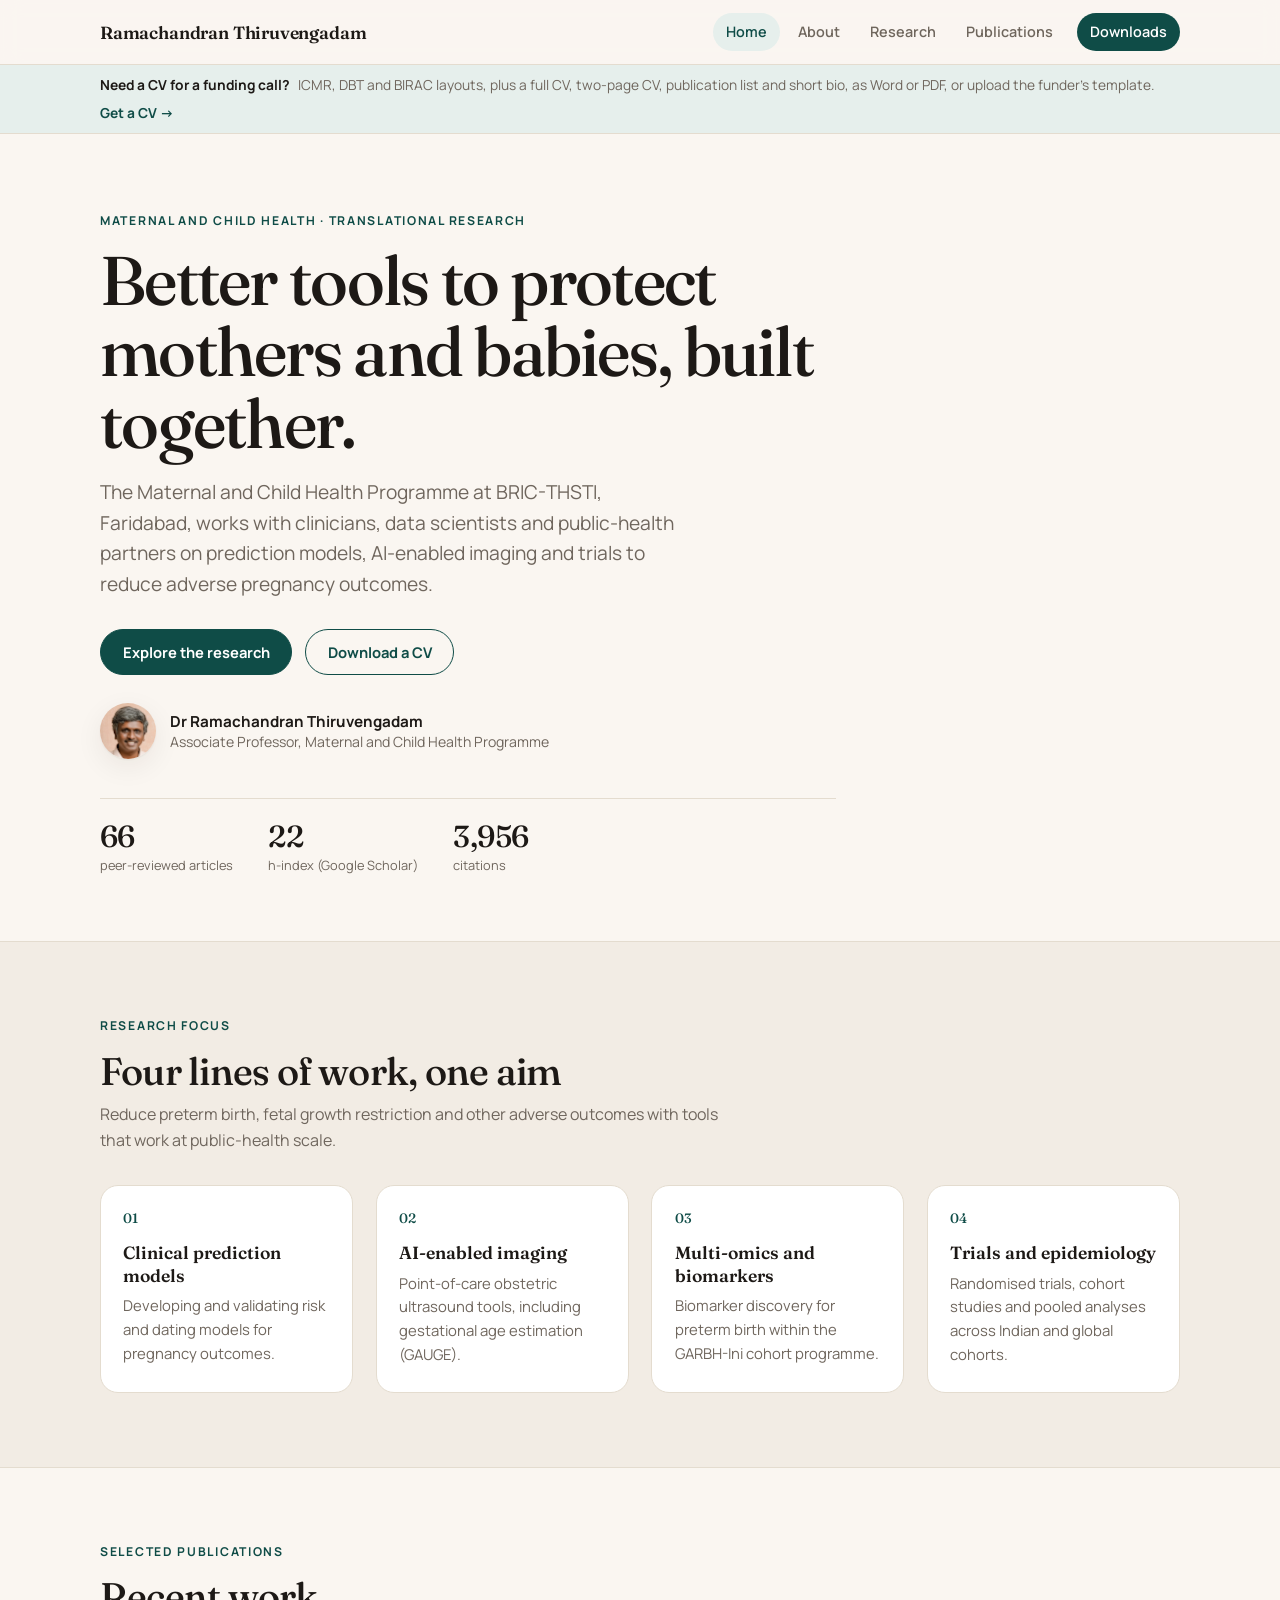
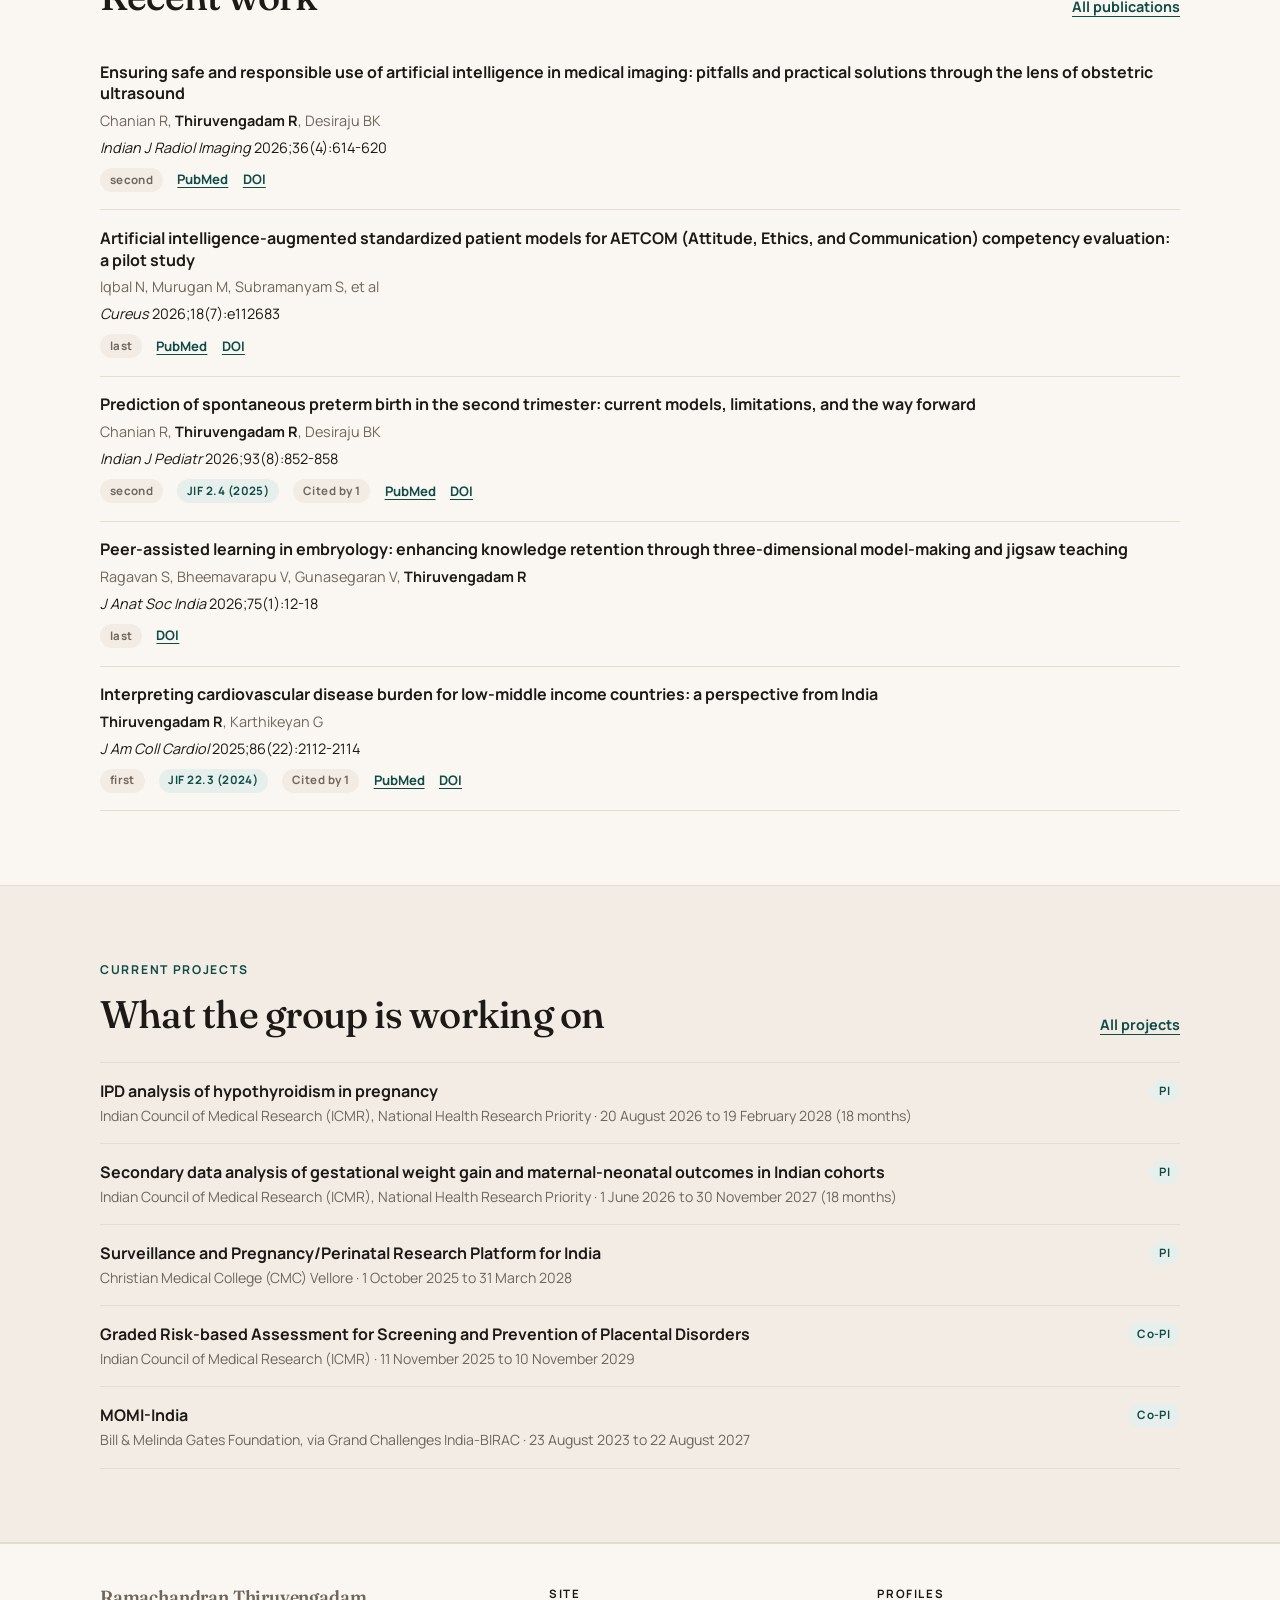
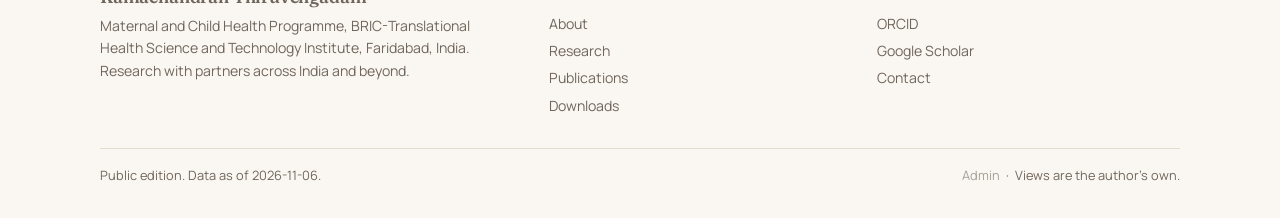
<file: index.html>
<!doctype html>
<html lang="en"><head>
<title>Ramachandran Thiruvengadam | Maternal and child health research</title>
<meta name="description" content="Dr Ramachandran Thiruvengadam: physician-scientist and Associate Professor at BRIC-THSTI working on prediction models, AI-enabled imaging and trials to reduce adverse pregnancy outcomes.">
<meta property="og:title" content="Ramachandran Thiruvengadam"><meta property="og:image" content="portrait.jpg">
<meta charset="utf-8">
<meta name="viewport" content="width=device-width, initial-scale=1">
<link rel="preconnect" href="https://fonts.googleapis.com">
<link rel="preconnect" href="https://fonts.gstatic.com" crossorigin>
<link href="https://fonts.googleapis.com/css2?family=Fraunces:opsz,wght@9..144,400;9..144,500;9..144,600&family=Manrope:wght@400;500;600;700&display=swap" rel="stylesheet">
<link rel="stylesheet" href="site.css">
<style>
.strip{background:var(--tint);border-bottom:1px solid var(--rule)}
.strip .wrap{display:flex;align-items:center;justify-content:space-between;gap:.4rem 1.2rem;flex-wrap:wrap;padding-top:.55rem;padding-bottom:.55rem;font-size:.86rem}
.strip p{margin:0;color:var(--muted)}.strip b{color:var(--ink);font-weight:700;margin-right:.5rem}
.strip a{font-weight:700;color:var(--accent);text-decoration:none;white-space:nowrap}.strip a:hover{text-decoration:underline;text-underline-offset:4px}
@media(max-width:40rem){.strip .band-t{display:none}}
.hero{padding:clamp(2.2rem,6vw,5rem) 0 clamp(2.4rem,5vw,4.4rem)}
.hero .wrap{display:grid;gap:2.4rem;align-items:center}
.hero .wrap>div{max-width:46rem}
.stats{display:flex;gap:2.2rem;flex-wrap:wrap;margin:2.4rem 0 0;padding-top:1.4rem;border-top:1px solid var(--rule)}
.stat b{display:block;font:500 1.9rem/1 var(--serif);letter-spacing:-.02em}.stat span{font-size:.8rem;color:var(--muted)}
.byline{display:flex;align-items:center;gap:.9rem;margin:1.8rem 0 0}.byline img{width:56px;height:56px;border-radius:50%;object-fit:cover;object-position:50% 18%;box-shadow:var(--shadow);flex:none}.byline p{margin:0;font-size:.88rem;line-height:1.4;color:var(--muted)}.byline b{display:block;color:var(--ink);font-size:.95rem}
.proj{display:flex;gap:1rem;justify-content:space-between;align-items:flex-start;padding:1rem 0;border-bottom:1px solid var(--rule)}
.proj:first-child{border-top:1px solid var(--rule)}.proj .s{color:var(--muted);font-size:.88rem}
.head2{display:flex;justify-content:space-between;align-items:end;gap:1rem;flex-wrap:wrap;margin-bottom:1.6rem}.head2 h2{margin:0}
.more{font-weight:700;font-size:.9rem;color:var(--accent);text-underline-offset:4px}
</style></head>
<body><header id="hdr"></header>
<div class="strip"><div class="wrap"><p><b data-t="band_title">Need a CV for a funding call?</b><span class="band-t" data-t="band_text">ICMR, DBT and BIRAC layouts, plus a full CV, two-page CV, publication list and short bio, as Word or PDF, or upload the funder’s template.</span></p><a href="cv.html">Get a CV &rarr;</a></div></div>
<main id="main">
<section class="hero"><div class="wrap">
  <div>
    <p class="eyebrow" data-t="hero_eyebrow">Maternal and child health · Translational research</p>
    <h1 data-t="hero_title">Better tools to protect mothers and babies, built together.</h1>
    <p class="lede" data-t="hero_lede">The Maternal and Child Health Programme at BRIC-THSTI, Faridabad, works with clinicians, data scientists and public-health partners on prediction models, AI-enabled imaging and trials to reduce adverse pregnancy outcomes.</p>
    <div class="btns"><a class="btn" href="research.html">Explore the research</a><a class="btn ghost" href="cv.html">Download a CV</a></div>
    <div class="byline"><img src="portrait.jpg" alt="Dr Ramachandran Thiruvengadam" width="56" height="56"><p><b>Dr Ramachandran Thiruvengadam</b>Associate Professor, Maternal and Child Health Programme</p></div>
    <div class="stats" aria-label="Publication metrics">
      <div class="stat"><b id="s-pubs">66</b><span>peer-reviewed articles</span></div>
      <div class="stat"><b id="s-h">22</b><span>h-index (Google Scholar)</span></div>
      <div class="stat"><b id="s-c">3,956</b><span>citations</span></div>
    </div>
  </div>
</div></section>

<section class="alt"><div class="wrap">
  <p class="eyebrow">Research focus</p><h2 data-t="focus_title">Four lines of work, one aim</h2>
  <p class="sec-sub" data-t="focus_sub">Reduce preterm birth, fetal growth restriction and other adverse outcomes with tools that work at public-health scale.</p>
  <div class="grid g4" id="themes">
    <div class="theme"><span class="ix">01</span><h3>Clinical prediction models</h3><p>Developing and validating risk and dating models for pregnancy outcomes.</p></div>
    <div class="theme"><span class="ix">02</span><h3>AI-enabled imaging</h3><p>Point-of-care obstetric ultrasound tools, including gestational age estimation (GAUGE).</p></div>
    <div class="theme"><span class="ix">03</span><h3>Multi-omics and biomarkers</h3><p>Biomarker discovery for preterm birth within the GARBH-Ini cohort programme.</p></div>
    <div class="theme"><span class="ix">04</span><h3>Trials and epidemiology</h3><p>Randomised trials, cohort studies and pooled analyses across Indian and global cohorts.</p></div>
  </div>
</div></section>

<section><div class="wrap">
  <div class="head2"><div><p class="eyebrow">Selected publications</p><h2>Recent work</h2></div><a class="more" href="publications.html">All publications</a></div>
  <div id="pubs"></div>
</div></section>

<section class="alt"><div class="wrap">
  <div class="head2"><div><p class="eyebrow">Current projects</p><h2>What the group is working on</h2></div><a class="more" href="research.html#projects">All projects</a></div>
  <div id="proj"></div>
</div></section>

</main>
<footer id="ftr"></footer>
<script src="site.js"></script>
<script>
CV.data().then((d) => {
  if (!d) return;
  document.getElementById('s-pubs').textContent = d.PUBS.length;
  if (d.BIBLIO) { document.getElementById('s-h').textContent = String(d.BIBLIO.h_index).split(' ')[0]; document.getElementById('s-c').textContent = String(d.BIBLIO.citations).split(' ')[0]; }
  const pick = d.PUBS.filter((p) => ['first', 'corresponding', 'last', 'second'].includes(p[7])).slice(0, 5);
  document.getElementById('themes').innerHTML = d.SITE.themes.map((t, i) => '<div class="theme"><span class="ix">0' + (i + 1) + '</span><h3>' + CV.esc(t[0]) + '</h3><p>' + CV.esc(t[1]) + '</p></div>').join('');
  document.getElementById('pubs').innerHTML = pick.map(CV.pubHtml).join('');
  document.getElementById('proj').innerHTML = d.GRANTS_ONGOING.slice(0, 5).map((g) => '<div class="proj"><div><div style="font-weight:700">' + CV.esc(g[0].split(':')[0].split(' (')[0]) + '</div><div class="s">' + CV.esc(g[1]) + ' · ' + CV.esc(g[3]) + '</div></div><span class="chip">' + CV.esc(g[2].split(' (')[0]) + '</span></div>').join('');
});
</script></body></html>
</file>
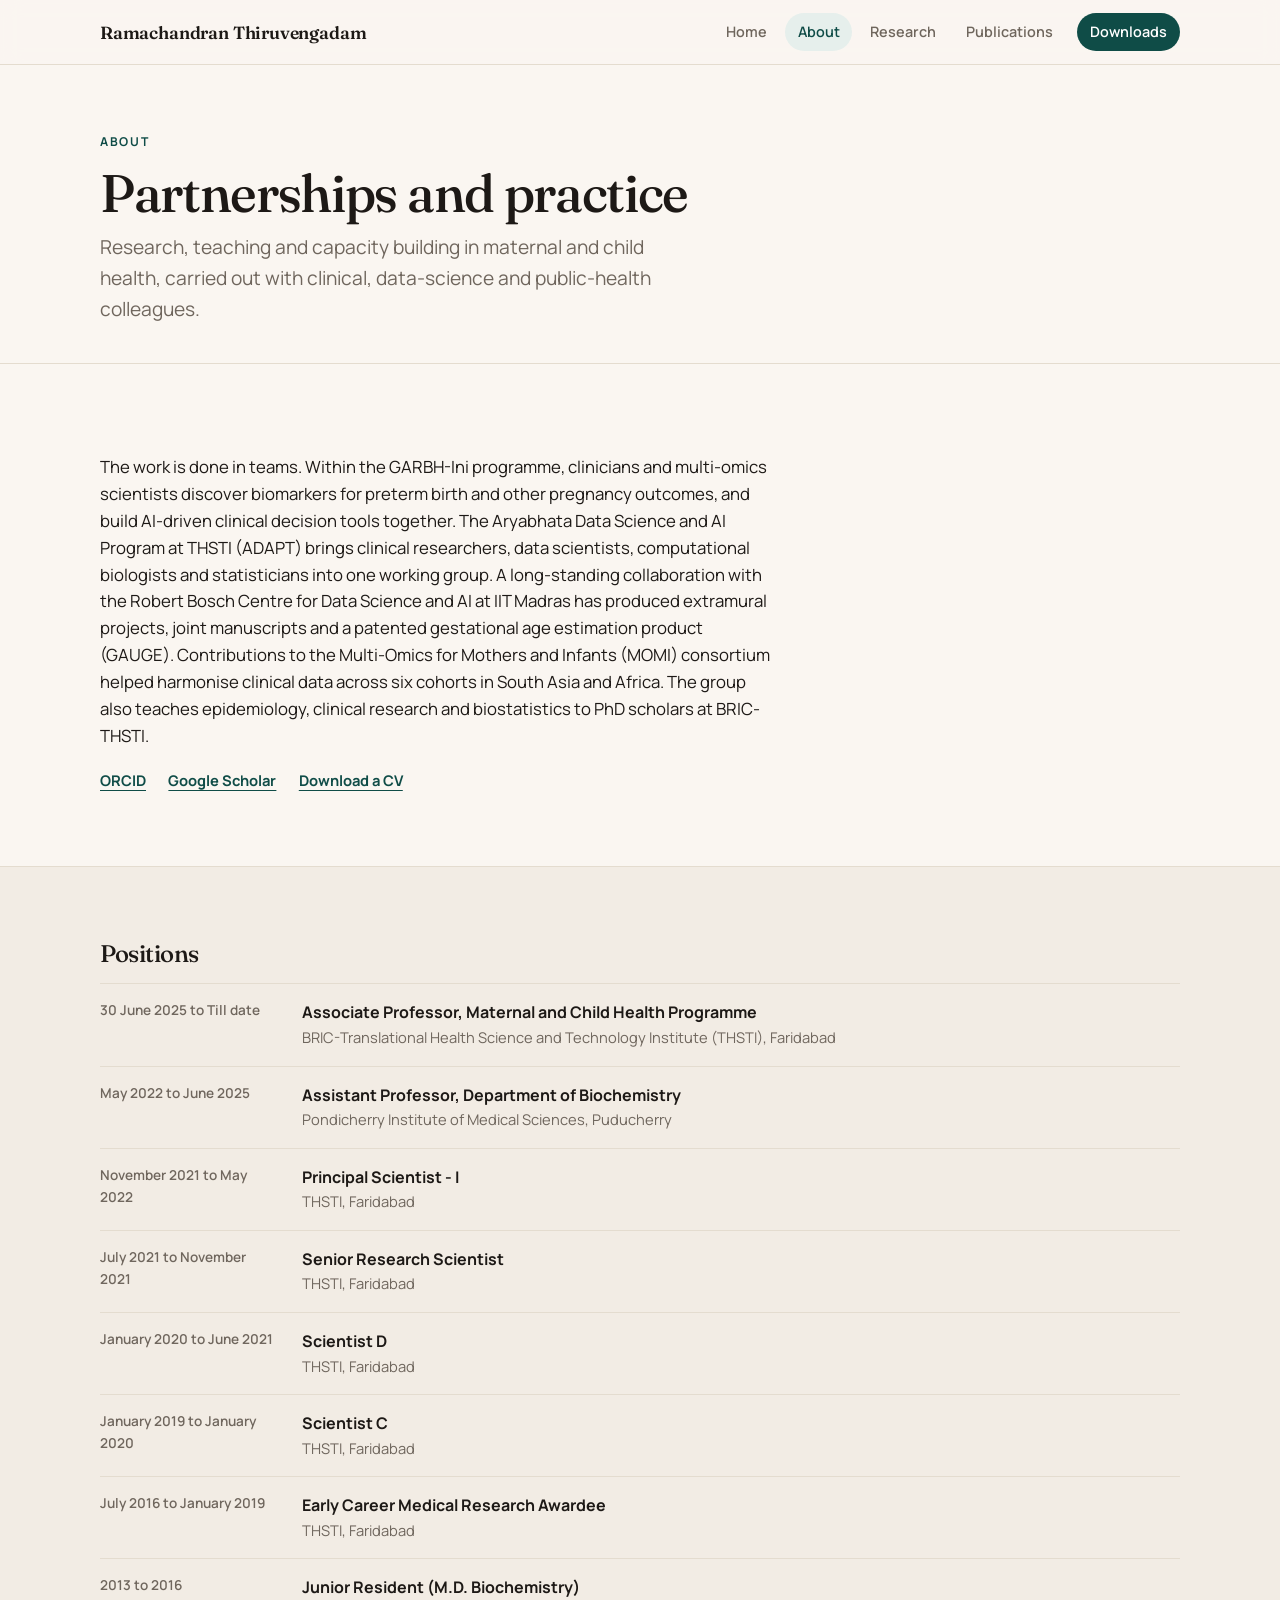
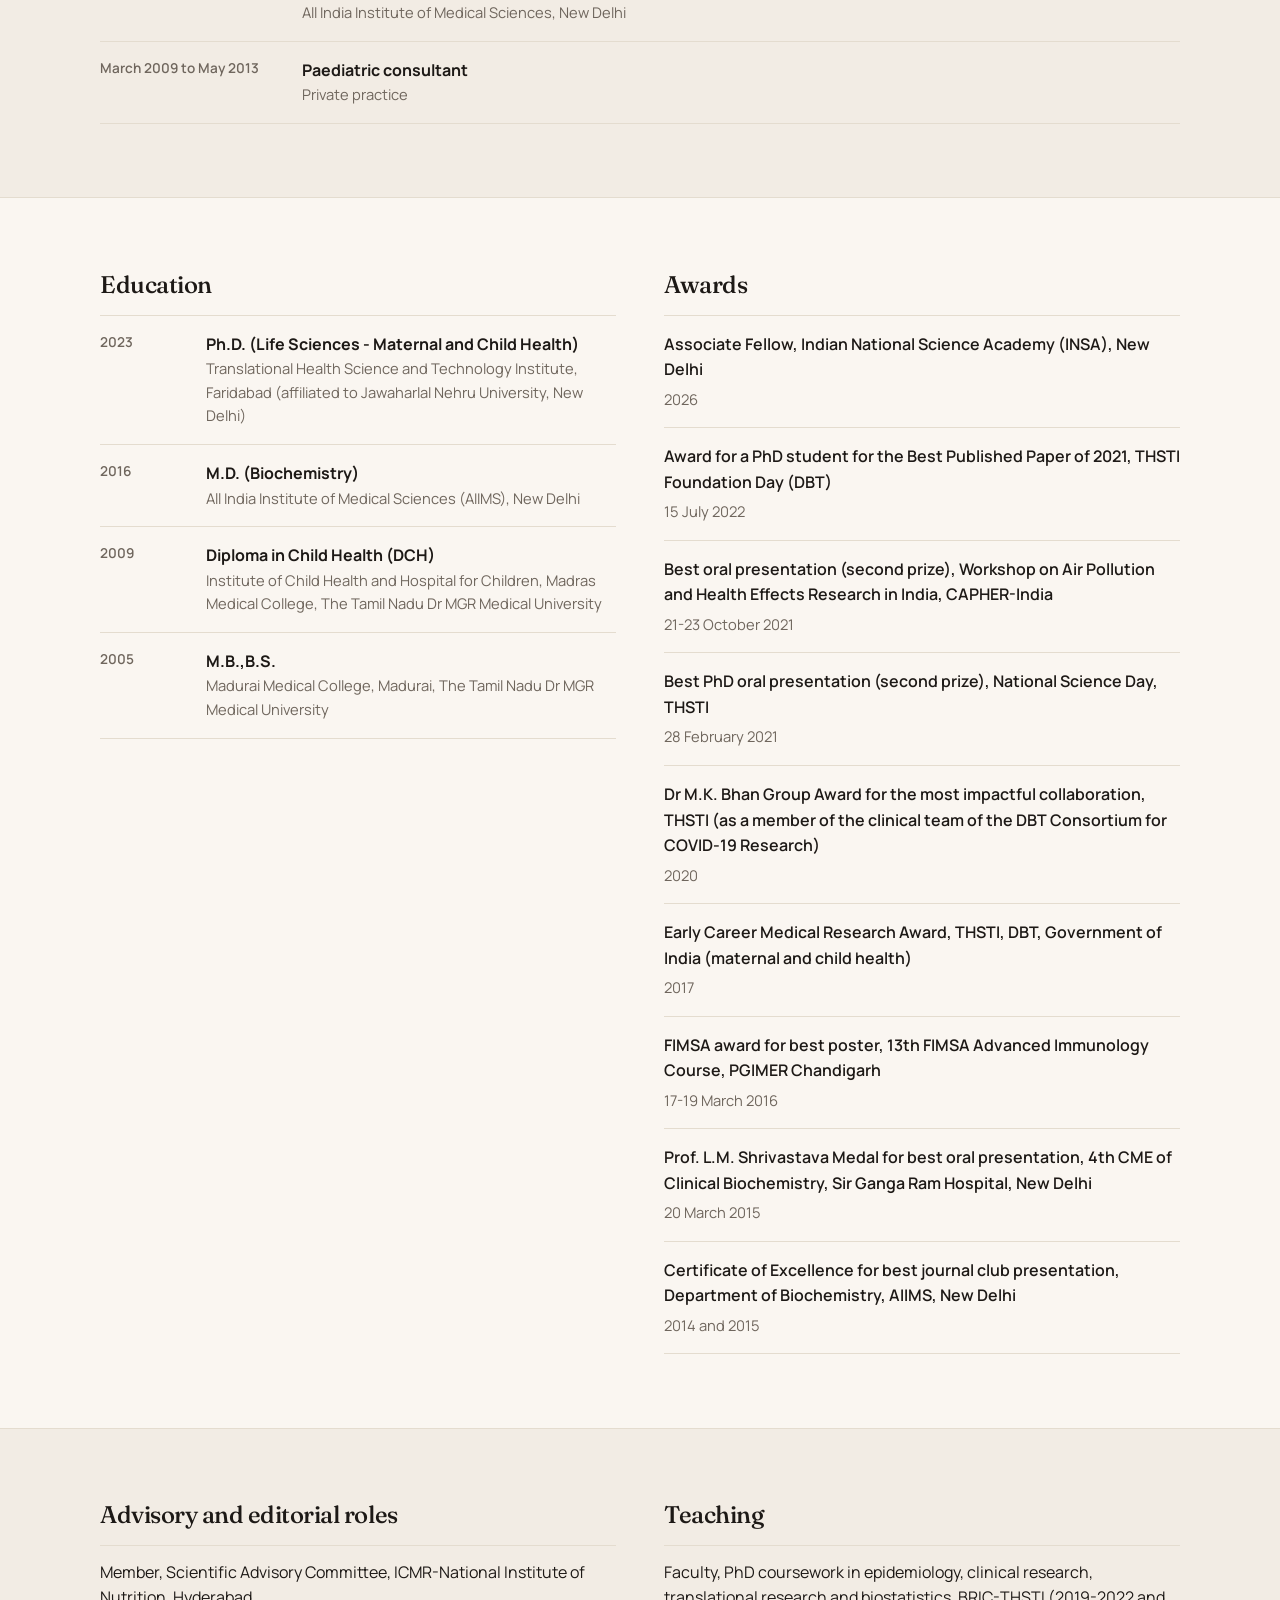
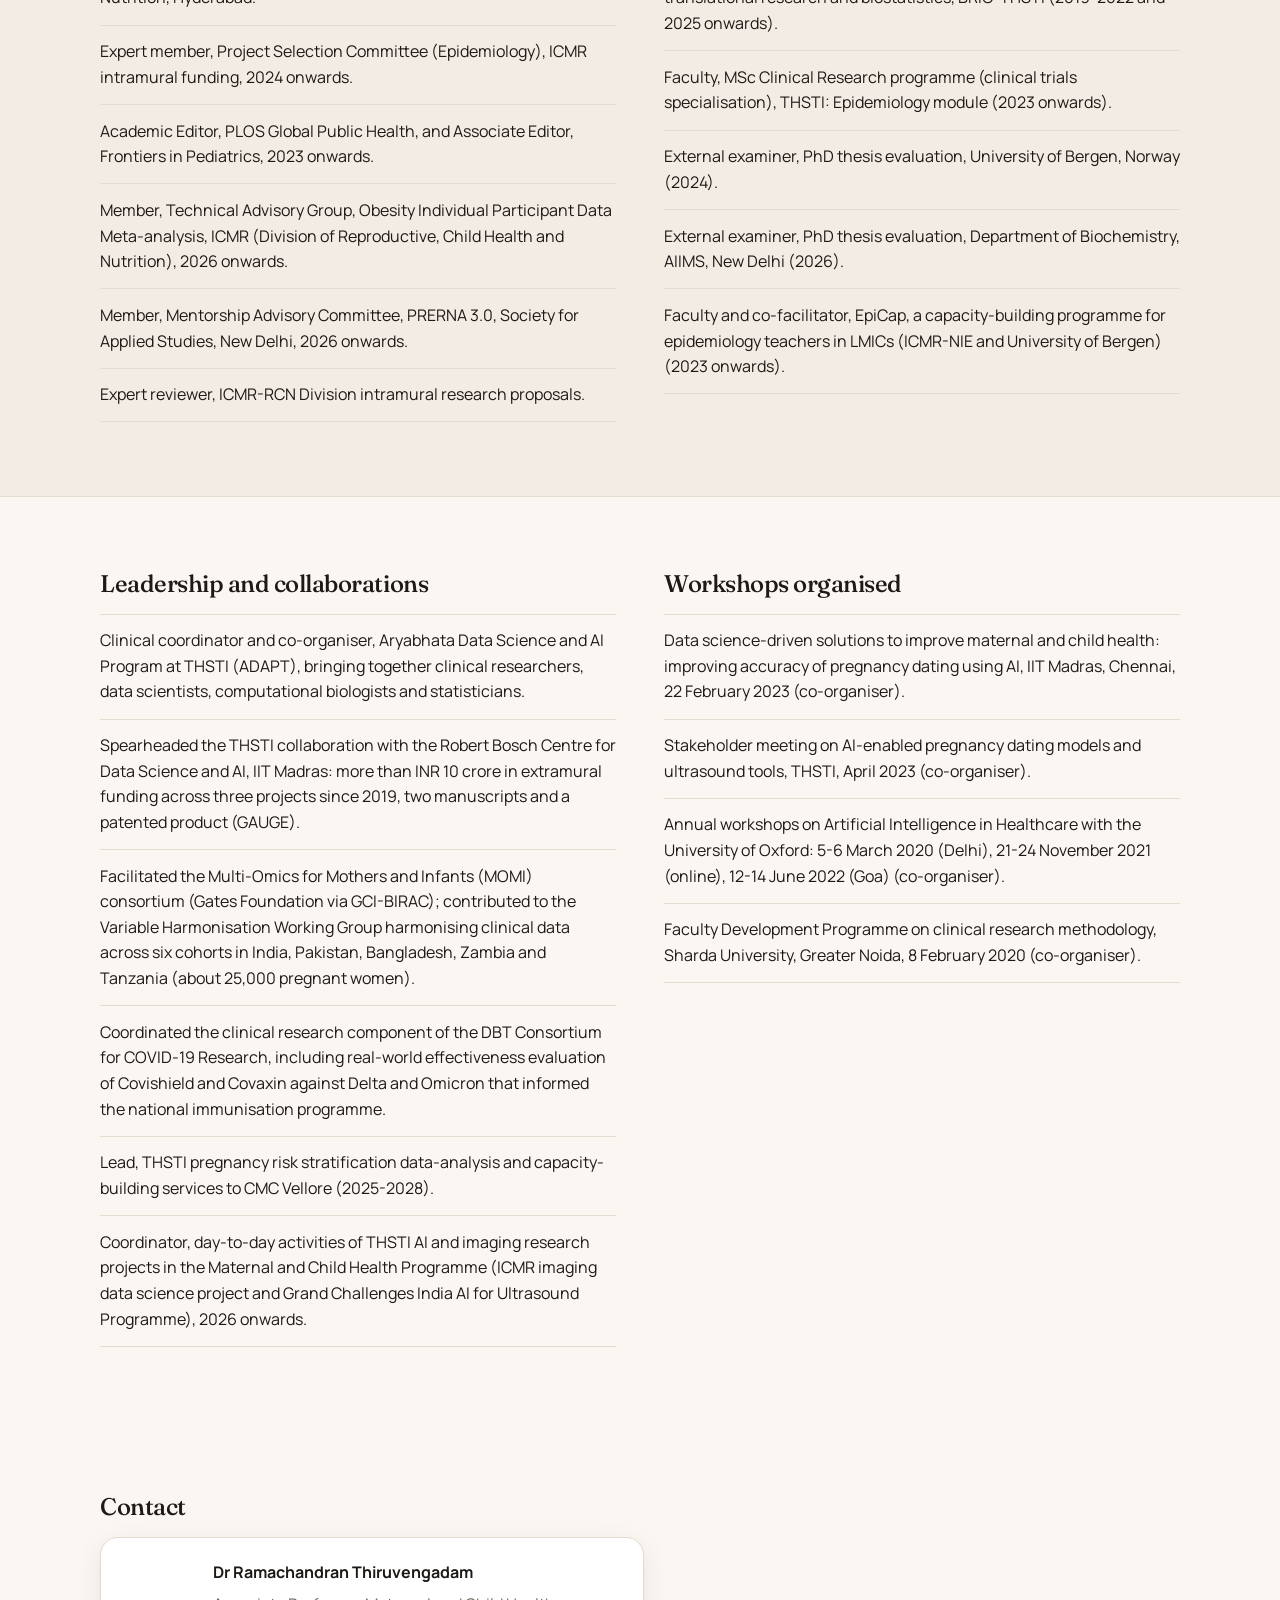
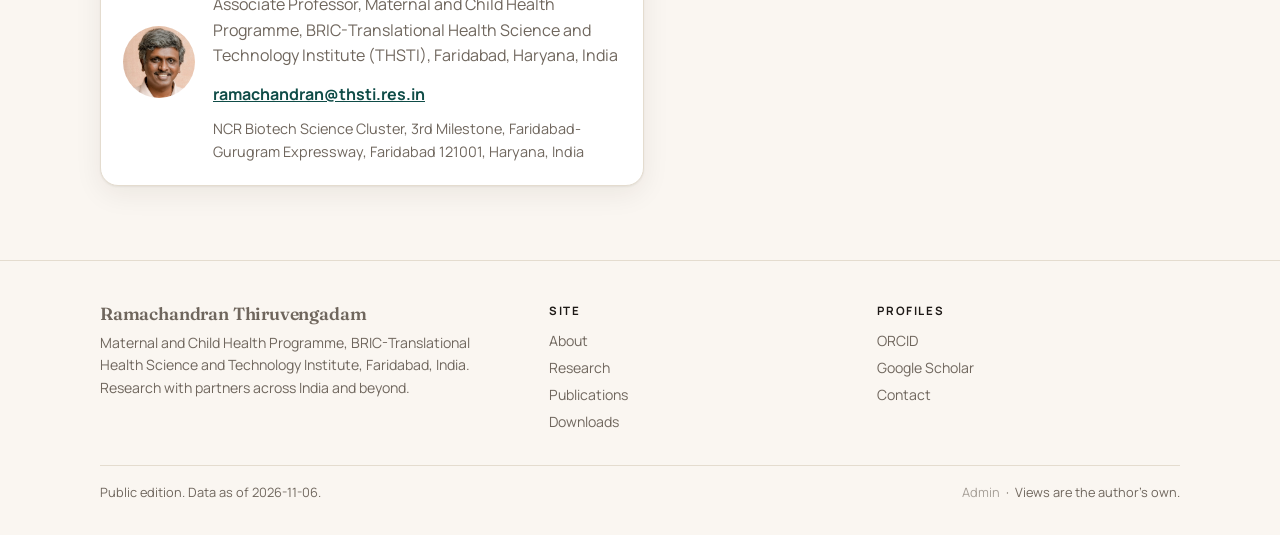
<file: about.html>
<!doctype html>
<html lang="en"><head>
<title>About | Ramachandran Thiruvengadam</title>
<meta name="description" content="Biography, positions, education, awards, advisory roles and teaching of Dr Ramachandran Thiruvengadam.">
<meta charset="utf-8">
<meta name="viewport" content="width=device-width, initial-scale=1">
<link rel="preconnect" href="https://fonts.googleapis.com">
<link rel="preconnect" href="https://fonts.gstatic.com" crossorigin>
<link href="https://fonts.googleapis.com/css2?family=Fraunces:opsz,wght@9..144,400;9..144,500;9..144,600&family=Manrope:wght@400;500;600;700&display=swap" rel="stylesheet">
<link rel="stylesheet" href="site.css">
<style>
.intro{display:block}
.ph{margin:0}.ph img{display:block;width:100%;aspect-ratio:1/1.08;object-fit:cover;object-position:50% 25%;border-radius:22px;box-shadow:var(--shadow)}
.intro p{font-size:1.05rem;max-width:42rem}
.links{display:flex;gap:1.4rem;flex-wrap:wrap;font-weight:700;font-size:.92rem;margin-top:1.2rem}.links a{color:var(--accent);text-underline-offset:4px}
h2.sm{font-size:1.5rem;margin:0 0 1rem}
ul.plain{margin:0;padding:0;list-style:none;border-top:1px solid var(--rule)}ul.plain li{padding:.85rem 0;border-bottom:1px solid var(--rule)}
</style></head>
<body><header id="hdr"></header>
<main id="main">
<div class="pagehead"><div class="wrap"><p class="eyebrow">About</p><h1 data-t="about_title">Partnerships and practice</h1><p class="lede" data-t="about_lede">Research, teaching and capacity building in maternal and child health, carried out with clinical, data-science and public-health colleagues.</p></div></div>
<section><div class="wrap intro">
  <div><p id="bio" data-t="about_bio"></p><div class="links"><a id="l-orcid" href="#" rel="noopener">ORCID</a><a id="l-scholar" href="#" rel="noopener">Google Scholar</a><a href="cv.html">Download a CV</a></div></div>
</div></section>
<section class="alt"><div class="wrap"><h2 class="sm">Positions</h2><ul class="rule-list" id="pos"></ul></div></section>
<section><div class="wrap grid g2" style="gap:3rem">
  <div><h2 class="sm">Education</h2><ul class="rule-list" id="edu"></ul></div>
  <div><h2 class="sm">Awards</h2><ul class="rule-list" id="awd"></ul></div>
</div></section>
<section class="alt"><div class="wrap grid g2" style="gap:3rem">
  <div><h2 class="sm">Advisory and editorial roles</h2><ul class="plain" id="roles"></ul></div>
  <div><h2 class="sm">Teaching</h2><ul class="plain" id="teach"></ul></div>
</div></section>
<section><div class="wrap grid g2" style="gap:3rem">
  <div><h2 class="sm">Leadership and collaborations</h2><ul class="plain" id="lead"></ul></div>
  <div><h2 class="sm">Workshops organised</h2><ul class="plain" id="work"></ul></div>
</div></section>
<section id="contact"><div class="wrap"><h2 class="sm">Contact</h2>
  <div class="card" style="max-width:34rem;display:flex;gap:1.1rem;align-items:center"><img src="portrait.jpg" alt="Dr Ramachandran Thiruvengadam" width="72" height="72" style="width:72px;height:72px;border-radius:50%;object-fit:cover;object-position:50% 18%;flex:none"><div><p style="margin:0 0 .4rem;font-weight:700" id="c-name"></p><p style="margin:0;color:var(--muted)" id="c-inst"></p><p style="margin:.8rem 0 0"><a id="c-mail" href="#" style="color:var(--accent);font-weight:700"></a></p><p style="margin:.6rem 0 0;color:var(--muted);font-size:.9rem" id="c-addr"></p></div></div>
</div></section>
</main>
<footer id="ftr"></footer>
<script src="site.js"></script>
<script>
CV.data().then((d) => {
  if (!d) return; const e = CV.esc, P = d.PERSON;
  document.getElementById('l-orcid').href = 'https://orcid.org/' + P.orcid; document.getElementById('l-scholar').href = P.scholar;
  const row = (k, t, s) => '<li class="row"><div class="k">' + e(k) + '</div><div><div class="t">' + e(t) + '</div>' + (s ? '<div class="s">' + e(s) + '</div>' : '') + '</div></li>';
  document.getElementById('pos').innerHTML = d.POSITIONS.map((p) => row(p[2] + ' to ' + p[3], p[1], p[0])).join('');
  document.getElementById('edu').innerHTML = d.EDUCATION.map((p) => row(p[2], p[1], p[0]).replace('class="row"', 'class="row" style="grid-template-columns:5rem 1fr"')).join('');
  document.getElementById('awd').innerHTML = d.AWARDS.map((a) => '<li><div class="t" style="font-weight:600">' + e(a[0]) + '</div><div class="s">' + e(a[1]) + '</div></li>').join('');
  const list = (id, arr) => document.getElementById(id).innerHTML = arr.map((x) => '<li>' + e(x) + '</li>').join('');
  list('roles', d.ROLES); list('teach', d.TEACHING); list('lead', d.LEADERSHIP); list('work', d.WORKSHOPS);
  document.getElementById('c-name').textContent = P.name; document.getElementById('c-inst').textContent = P.position + ', ' + P.institute;
  const m = document.getElementById('c-mail'); m.textContent = P.email; m.href = 'mailto:' + P.email; document.getElementById('c-addr').textContent = P.address;
});
</script></body></html>
</file>
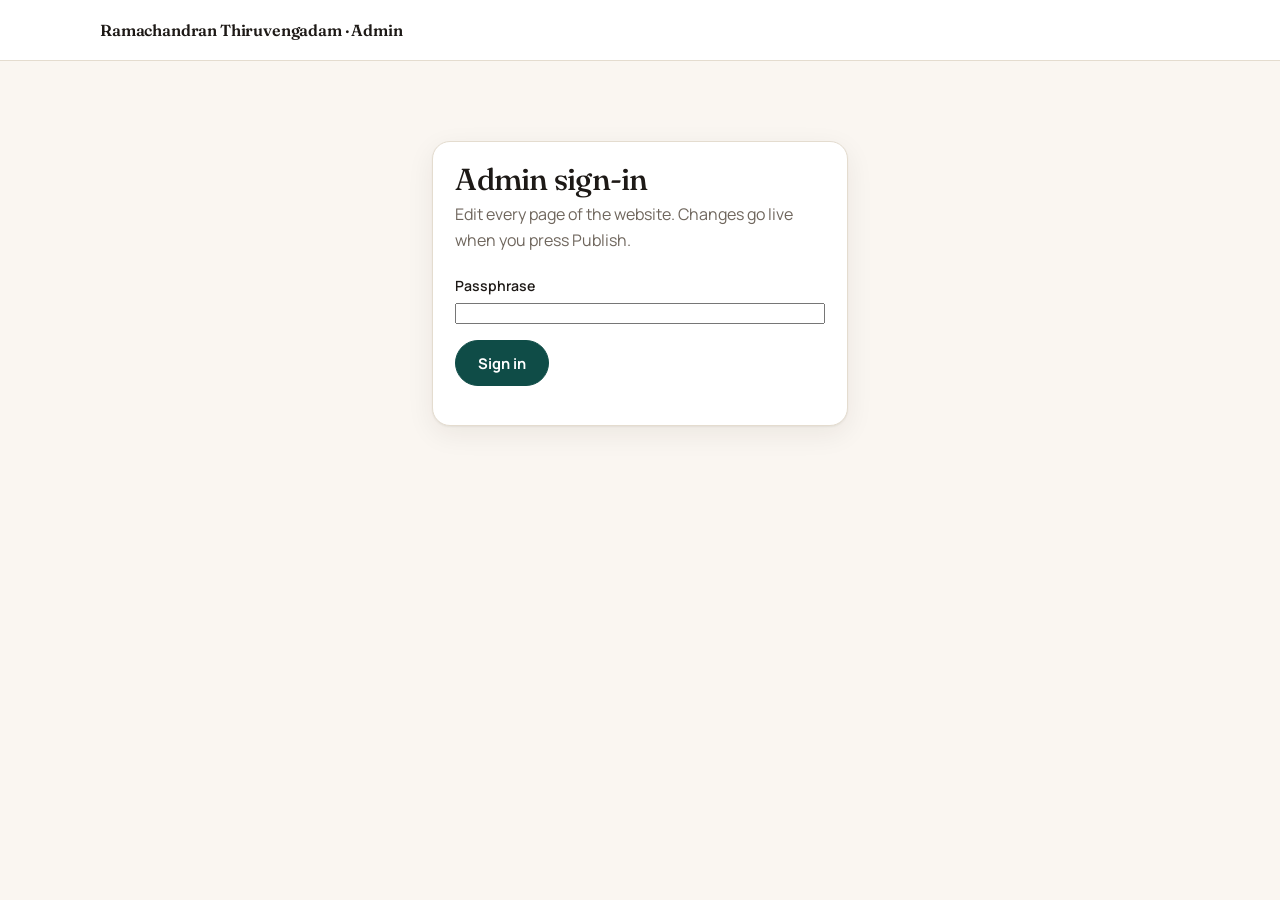
<file: admin.html>
<!doctype html>
<html lang="en"><head>
<title>Admin | Ramachandran Thiruvengadam</title>
<meta name="robots" content="noindex, nofollow">
<meta charset="utf-8">
<meta name="viewport" content="width=device-width, initial-scale=1">
<link rel="preconnect" href="https://fonts.googleapis.com">
<link rel="preconnect" href="https://fonts.gstatic.com" crossorigin>
<link href="https://fonts.googleapis.com/css2?family=Fraunces:opsz,wght@9..144,400;9..144,500;9..144,600&family=Manrope:wght@400;500;600;700&display=swap" rel="stylesheet">
<link rel="stylesheet" href="site.css">
<style>
body{padding-bottom:5rem}
.abar{border-bottom:1px solid var(--rule);background:var(--surface)}
.abar .wrap{display:flex;align-items:center;justify-content:space-between;gap:1rem;height:60px}
.abar .mark{font-size:1rem}.abar .r{display:flex;gap:.5rem;align-items:center}
.login{max-width:26rem;margin:5rem auto}
.login input{width:100%;margin:.3rem 0 1rem}
.layout{display:grid;gap:1.4rem;margin-top:1.6rem}
@media(min-width:62rem){.layout{grid-template-columns:14rem 1fr;gap:2.4rem;align-items:start}.side{position:sticky;top:20px}}
.side{display:flex;gap:.3rem;overflow-x:auto;padding-bottom:.4rem}
@media(min-width:62rem){.side{flex-direction:column;overflow:visible}}
.side button{font:600 .9rem var(--sans);text-align:left;white-space:nowrap;background:none;border:0;border-radius:10px;padding:.6rem .85rem;color:var(--muted);cursor:pointer}
.side button:hover{background:var(--sunk);color:var(--ink)}
.side button[aria-current=true]{background:var(--tint);color:var(--accent)}
.panel>h2{font-size:1.7rem;margin-bottom:.3rem}
.panel .sub{color:var(--muted);margin:0 0 1.4rem;max-width:42rem}
.note{background:var(--tint);border-radius:12px;padding:.8rem 1rem;font-size:.88rem;margin:0 0 1.4rem;color:var(--ink)}
.note.warn{background:color-mix(in srgb,var(--warn) 14%,var(--surface))}
.lh{display:flex;align-items:center;justify-content:space-between;gap:.8rem;flex-wrap:wrap;margin:1.8rem 0 .8rem}
.lh h3{margin:0}.lh .tools{display:flex;gap:.5rem;align-items:center;flex-wrap:wrap}
.lh input[type=search]{width:14rem;max-width:100%}
.row{border:1px solid var(--rule);border-radius:14px;background:var(--surface);margin:0 0 .55rem}
.row[open]{box-shadow:var(--shadow)}
.row summary{list-style:none;cursor:pointer;display:grid;grid-template-columns:2rem 1fr;gap:.2rem .6rem;padding:.7rem .9rem;align-items:baseline}
.row summary::-webkit-details-marker{display:none}
.row .n{font:600 .78rem var(--sans);color:var(--muted)}
.row .t{font-weight:600;font-size:.94rem;line-height:1.35;overflow-wrap:anywhere}
.row .s{grid-column:2;font-size:.8rem;color:var(--muted)}
.fields{display:grid;gap:.8rem;padding:.2rem .9rem .9rem;grid-template-columns:repeat(auto-fit,minmax(14rem,1fr))}
.fields .wide{grid-column:1/-1}
.fields label,.kv label{font-size:.78rem;font-weight:700;color:var(--muted);display:block;margin:0 0 .25rem}
.fields input,.fields textarea,.fields select,.kv input,.kv textarea{width:100%}
textarea{min-height:4.6rem;resize:vertical}
.ra{display:flex;gap:.4rem;padding:0 .9rem .9rem;flex-wrap:wrap}
.btn.danger{border-color:var(--err);color:var(--err);background:transparent}.btn.danger:hover{background:color-mix(in srgb,var(--err) 12%,transparent)}
.btn.danger.armed{background:var(--err);color:#fff}
.kv{display:grid;gap:.9rem;grid-template-columns:repeat(auto-fit,minmax(16rem,1fr))}.kv .wide{grid-column:1/-1}
.bottom{position:fixed;left:0;right:0;bottom:0;background:var(--surface);border-top:1px solid var(--rule);box-shadow:0 -8px 24px rgba(0,0,0,.08);z-index:40}
.bottom .wrap{display:flex;gap:.8rem;align-items:center;justify-content:space-between;padding-top:.7rem;padding-bottom:.7rem;flex-wrap:wrap}
.bottom .msg{font-size:.9rem;font-weight:600}.bottom .msg.dirty{color:var(--warn)}.bottom .msg.ok{color:var(--accent)}.bottom .msg.err{color:var(--err)}
table.log{width:100%;border-collapse:collapse;font-size:.84rem}
table.log th,table.log td{text-align:left;padding:.5rem .6rem;border-bottom:1px solid var(--rule);vertical-align:top}
table.log th{font-size:.74rem;text-transform:uppercase;letter-spacing:.06em;color:var(--muted)}
.scroll{overflow-x:auto}
.hist{display:flex;justify-content:space-between;align-items:center;gap:1rem;border:1px solid var(--rule);border-radius:12px;padding:.7rem 1rem;margin:0 0 .5rem;background:var(--surface)}
[hidden]{display:none!important}
</style>
</head>
<body>
<div class="abar"><div class="wrap"><a class="mark" href="index.html">Ramachandran Thiruvengadam &middot; Admin</a><div class="r" id="top-r" hidden><a class="btn ghost sm" href="index.html" target="_blank" rel="noopener">View site</a><button class="btn ghost sm" id="out" type="button">Sign out</button></div></div></div>

<main class="wrap" id="main">
  <section class="login card" id="login">
    <h1 style="font-size:1.9rem;margin-bottom:.4rem">Admin sign-in</h1>
    <p style="color:var(--muted);margin:0 0 1.2rem">Edit every page of the website. Changes go live when you press Publish.</p>
    <form id="lf">
      <label for="pw" style="font-weight:600;font-size:.88rem">Passphrase</label>
      <input id="pw" type="password" autocomplete="current-password" required>
      <button class="btn" type="submit" id="lb">Sign in</button>
      <p class="status" id="ls" role="status"></p>
    </form>
  </section>

  <div class="layout" id="app" hidden>
    <nav class="side" id="side" aria-label="Sections"></nav>
    <section class="panel" id="panel"></section>
  </div>
</main>

<div class="bottom" id="bottom" hidden><div class="wrap">
  <span class="msg" id="bmsg" role="status">No changes</span>
  <span style="display:flex;gap:.5rem;flex-wrap:wrap">
    <button class="btn ghost sm" id="bk" type="button">Download backup</button>
    <button class="btn ghost sm" id="dis" type="button" disabled>Discard</button>
    <button class="btn sm" id="pub" type="button" disabled>Publish changes</button>
  </span>
</div></div>

<script src="site.js"></script>
<script>
(function () {
  const FN = 'https://vpcfegnfzulpxcmoittm.supabase.co/functions/v1/cv-admin';
  const E = CV.esc, $ = (s) => document.querySelector(s);
  let token = '', S = null, saved = '', dirty = false, tab = 'site', hist = [], openRow = '';
  try { token = sessionStorage.getItem('cvadmin') || ''; } catch (_) {}

  const POS = ['first', 'second', 'corresponding', 'last', 'co-author', 'group member'];
  const SITE_LABELS = {
    hero_eyebrow: 'Home: small line above the headline', hero_title: 'Home: headline', hero_lede: 'Home: introduction', 
    focus_title: 'Home: research heading', focus_sub: 'Home: research sub-heading', band_title: 'Home: download banner title', band_text: 'Home: download banner text',
    research_title: 'Research page: title', research_lede: 'Research page: introduction', about_title: 'About page: title', about_lede: 'About page: introduction', about_bio: 'About page: main paragraph',
    pubs_title: 'Publications page: title', pubs_lede: 'Publications page: introduction', dl_title: 'Downloads page: title', dl_lede: 'Downloads page: introduction', footer_text: 'Footer: description'
  };
  const AREA = new Set(['about_bio', 'hero_lede', 'focus_sub', 'band_text', 'research_lede', 'about_lede', 'pubs_lede', 'dl_lede', 'footer_text']);
  const LISTS = {
    PUBS: { label: 'Publications', cols: [['Authors', 'area'], ['Title', 'area'], ['Journal', 'text'], ['Year', 'text'], ['Volume and pages', 'text'], ['DOI', 'text'], ['PMID', 'text'], ['Authorship role', 'select', POS], ['Google Scholar citations', 'text']], t: 1, s: (r) => [r[3], r[2], r[7]].filter(Boolean).join(' · '), search: true, sortYear: true, wide: [0, 1] },
    JOURNAL_IF: { label: 'Journal impact factors', cols: [['Journal (abbreviation exactly as in Publications)', 'text'], ['Impact factor', 'text'], ['JCR year', 'text'], ['Source', 'text']], t: 0, s: (r) => [r[1], r[2] ? 'JCR ' + r[2] : ''].filter(Boolean).join(' · '), wide: [0, 3] },
    GRANTS_ONGOING: { label: 'Ongoing projects', cols: [['Title', 'area'], ['Funding agency', 'text'], ['Role', 'text'], ['Period', 'text'], ['Amount', 'text'], ['Note', 'text']], t: 0, s: (r) => [r[1], r[2], r[3]].filter(Boolean).join(' · '), wide: [0] },
    GRANTS_COMPLETED: { label: 'Completed projects', cols: [['Title', 'area'], ['Funding agency', 'text'], ['Role', 'text'], ['Period', 'text'], ['Amount', 'text'], ['Note', 'text']], t: 0, s: (r) => [r[1], r[2], r[3]].filter(Boolean).join(' · '), wide: [0] },
    PATENTS: { label: 'Patents', cols: [['Title', 'area'], ['Application or patent number', 'text'], ['Status', 'text'], ['Contribution', 'area']], t: 0, s: (r) => [r[1], r[2]].filter(Boolean).join(' · '), wide: [0, 3] },
    POSITIONS: { label: 'Positions', cols: [['Institution', 'text'], ['Title', 'text'], ['From', 'text'], ['To', 'text']], t: 1, s: (r) => [r[0], r[2] + ' to ' + r[3]].join(' · '), wide: [0, 1] },
    EDUCATION: { label: 'Education', cols: [['Institution', 'text'], ['Degree', 'text'], ['Year', 'text']], t: 1, s: (r) => [r[0], r[2]].join(' · '), wide: [0] },
    AWARDS: { label: 'Awards', cols: [['Award', 'area'], ['Date', 'text']], t: 0, s: (r) => r[1], wide: [0] },
    ROLES: { label: 'Editorial and advisory roles', str: true },
    TEACHING: { label: 'Teaching', str: true },
    LEADERSHIP: { label: 'Leadership and programmes', str: true },
    WORKSHOPS: { label: 'Workshops organised', str: true },
    'SITE.themes': { label: 'Research themes', cols: [['Title', 'text'], ['Short text (Home page card)', 'area'], ['Detailed text (Research page)', 'area']], t: 0, s: (r) => r[1], wide: [0, 1, 2] }
  };
  const TABS = [['site', 'Site text'], ['SITE.themes', 'Research themes'], ['bio', 'Profile and bio'], ['PUBS', 'Publications'], ['JOURNAL_IF', 'Journal impact factors'], ['projects', 'Projects'], ['PATENTS', 'Patents'], ['career', 'Positions and education'], ['AWARDS', 'Awards'], ['service', 'Roles and teaching'], ['person', 'Person and metrics'], ['log', 'Download log'], ['hist', 'Version history']];
  const PERSON_AREA = new Set(['institute_long', 'address', 'domain']);
  const BIBLIO_LABELS = { pubmed_10y: 'PubMed count (10 years)', h_index: 'h-index', citations: 'Citations', i10: 'i10-index', papers_listed: 'Papers listed', patents: 'Patents', academies: 'Academy fellowships' };

  const getP = (p) => p.split('.').reduce((o, k) => (o == null ? o : o[k]), S);
  const snap = () => JSON.stringify(S);
  function setDirty() {
    dirty = snap() !== saved;
    const m = $('#bmsg'); m.className = 'msg' + (dirty ? ' dirty' : ''); m.textContent = dirty ? 'Unsaved changes' : 'No changes';
    $('#pub').disabled = !dirty; $('#dis').disabled = !dirty;
  }
  const msg = (t, c) => { const m = $('#bmsg'); m.className = 'msg ' + (c || ''); m.textContent = t; };

  async function api(action, extra) {
    const r = await fetch(FN, { method: 'POST', headers: { 'Content-Type': 'application/json' }, body: JSON.stringify(Object.assign({ action, token }, extra || {})), signal: AbortSignal.timeout(30000) });
    let j = {}; try { j = await r.json(); } catch (_) {}
    if (r.status === 401 && action !== 'login') { signedOut('Your session expired. Sign in again; your edits are still on this page.'); }
    if (!r.ok) throw new Error(j.error || ('Request failed (' + r.status + ')'));
    return j;
  }
  function signedOut(note) {
    token = ''; try { sessionStorage.removeItem('cvadmin'); } catch (_) {}
    $('#login').hidden = false; $('#app').hidden = !S; $('#bottom').hidden = !S; $('#top-r').hidden = true;
    if (note) { $('#ls').className = 'status err'; $('#ls').textContent = note; }
  }

  function normalise(d) {
    d.SITE = Object.assign({}, CV.DEFAULT_SITE, d.SITE || {});
    if (!Array.isArray(d.SITE.themes)) d.SITE.themes = CV.DEFAULT_SITE.themes.map((t) => t.slice());
    delete d.SITE.hero_tag;
    ['PUBS', 'JOURNAL_IF', 'GRANTS_ONGOING', 'GRANTS_COMPLETED', 'PATENTS', 'AWARDS', 'POSITIONS', 'EDUCATION', 'ROLES', 'TEACHING', 'LEADERSHIP', 'WORKSHOPS'].forEach((k) => { if (!Array.isArray(d[k])) d[k] = []; });
    d.PERSON = d.PERSON || {}; d.BIBLIO = d.BIBLIO || {};
    delete d.PERSON.dob; delete d.PERSON.mobile; delete d.PERSON.phone;
    return d;
  }

  async function start() {
    $('#login').hidden = true; $('#top-r').hidden = false;
    let seeded = false;
    const r = await api('get');
    hist = r.history || [];
    if (r.content) S = normalise(r.content);
    else {
      const j = await fetch('cv_data.json').then((x) => x.json());
      S = normalise(j); seeded = true;
    }
    saved = seeded ? '' : snap();
    $('#app').hidden = false; $('#bottom').hidden = false;
    buildSide(); render(); setDirty();
    if (seeded) { dirty = true; msg('Starting from the published static copy. Publish to make the site editable.', 'dirty'); $('#pub').disabled = false; }
  }

  function buildSide() {
    $('#side').innerHTML = TABS.map(([k, t]) => '<button type="button" data-tab="' + k + '"' + (k === tab ? ' aria-current="true"' : '') + '>' + E(t) + '</button>').join('');
  }

  const input = (kind, val, attrs, opts) => {
    if (kind === 'area') return '<textarea ' + attrs + '>' + E(val) + '</textarea>';
    if (kind === 'select') return '<select ' + attrs + '>' + (opts.includes(val) || !val ? '' : '<option>' + E(val) + '</option>') + opts.map((o) => '<option' + (o === val ? ' selected' : '') + '>' + E(o) + '</option>').join('') + '</select>';
    return '<input type="text" ' + attrs + ' value="' + E(val) + '">';
  };

  function listEditor(path) {
    const cfg = LISTS[path], arr = getP(path) || [];
    let h = '<div class="lh"><h3>' + E(cfg.label) + ' <span class="chip n">' + arr.length + '</span></h3><div class="tools">';
    if (cfg.search) h += '<input type="search" placeholder="Search" aria-label="Search ' + E(cfg.label) + '" data-q="' + path + '">';
    if (cfg.sortYear) h += '<button class="btn ghost sm" type="button" data-a="sort" data-p="' + path + '">Sort newest first</button>';
    h += '<button class="btn sm" type="button" data-a="add" data-p="' + path + '">Add</button></div></div><div data-list="' + path + '">';
    arr.forEach((r, i) => {
      const key = path + ':' + i;
      let title, sub = '', body = '';
      if (cfg.str) {
        title = r || '(empty)';
        body = '<div class="fields"><div class="wide"><label>Text</label>' + input('area', r, 'data-p="' + path + '" data-i="' + i + '"') + '</div></div>';
      } else {
        title = r[cfg.t] || '(untitled)'; sub = cfg.s(r) || '';
        body = '<div class="fields">' + cfg.cols.map((c, ci) => '<div' + (cfg.wide && cfg.wide.includes(ci) ? ' class="wide"' : '') + '><label>' + E(c[0]) + '</label>' + input(c[1], r[ci] || '', 'data-p="' + path + '" data-i="' + i + '" data-c="' + ci + '"', c[2]) + '</div>').join('') + '</div>';
      }
      const text = (cfg.str ? r : r.join(' ')).toLowerCase();
      h += '<details class="row" data-text="' + E(text) + '"' + (openRow === key ? ' open' : '') + '><summary><span class="n">' + (i + 1) + '</span><span class="t">' + E(title) + '</span>' + (sub ? '<span class="s">' + E(sub) + '</span>' : '') + '</summary>' + body +
        '<div class="ra"><button class="btn ghost sm" type="button" data-a="up" data-p="' + path + '" data-i="' + i + '" aria-label="Move up">Move up</button><button class="btn ghost sm" type="button" data-a="down" data-p="' + path + '" data-i="' + i + '" aria-label="Move down">Move down</button><button class="btn danger sm" type="button" data-a="del" data-p="' + path + '" data-i="' + i + '">Delete</button></div></details>';
    });
    return h + '</div>';
  }

  function kvForm(obj, name, labels, areaSet) {
    return '<div class="kv">' + Object.keys(obj).map((k) => {
      const area = areaSet && areaSet.has(k);
      return '<div' + (area ? ' class="wide"' : '') + '><label>' + E((labels && labels[k]) || k) + '</label>' + input(area ? 'area' : 'text', obj[k], 'data-o="' + name + '" data-k="' + E(k) + '"') + '</div>';
    }).join('') + '</div>';
  }

  const intro = {
    site: ['Site text', 'Headlines and introductions shown on the pages. Leave a field as it is to keep the current wording.'],
    'SITE.themes': ['Research themes', 'The four cards on the Home page and the longer descriptions on the Research page.'],
    bio: ['Profile and bio', 'First-person profile and short bio kept for template filling. The About page uses its own text, under Site text.'],
    PUBS: ['Publications', 'Shown on the Publications page and the Home page highlights (the first rows). Authorship role drives the role filter. The last column holds the Google Scholar citation count shown on the page and printed in every generated CV; leave blank if the paper is not on the Scholar profile.'],
    JOURNAL_IF: ['Journal impact factors', 'Clarivate Journal Citation Reports impact factor and JCR year per journal. Shown on the Publications page and printed after each paper in every generated CV. A journal with no row here prints no impact factor.'],
    projects: ['Projects', 'Shown on the Research page and the Home page. Pending proposals are never published.'],
    PATENTS: ['Patents', ''],
    career: ['Positions and education', 'Shown on the About page.'],
    AWARDS: ['Awards', ''],
    service: ['Roles and teaching', 'Shown on the About page.'],
    person: ['Person and metrics', 'Contact details and the counts shown on the Home page. Date of birth and mobile number cannot be stored here by design.'],
    log: ['Download log', 'The 200 most recent downloads and template requests.'],
    hist: ['Version history', 'Each Publish keeps the previous version. Loading one puts it in the editor; it only goes live when you Publish.']
  };

  async function render() {
    const p = $('#panel'), [t, s] = intro[tab] || ['', ''];
    let h = '<h2>' + E(t) + '</h2>' + (s ? '<p class="sub">' + E(s) + '</p>' : '');
    if (tab === 'site') {
      h += '<div class="kv">' + Object.keys(SITE_LABELS).map((k) => '<div' + (AREA.has(k) ? ' class="wide"' : '') + '><label>' + E(SITE_LABELS[k]) + '</label>' + input(AREA.has(k) ? 'area' : 'text', S.SITE[k] || '', 'data-o="SITE" data-k="' + k + '"') + '</div>').join('') + '</div>';
    } else if (tab === 'SITE.themes') h += listEditor(tab);
    else if (tab === 'bio') {
      h += '<div class="kv"><div class="wide"><label>Profile (About page, full CV)</label>' + input('area', S.PROFILE || '', 'data-o="ROOT" data-k="PROFILE" rows="8"') + '</div><div class="wide"><label>Short bio (about 100 words)</label>' + input('area', S.SHORT_BIO_100 || '', 'data-o="ROOT" data-k="SHORT_BIO_100"') + '</div><div class="wide"><label>Data version line (shown in the footer)</label>' + input('text', S.DATA_VERSION || '', 'data-o="ROOT" data-k="DATA_VERSION"') + '</div></div>';
    } else if (tab === 'PUBS' || tab === 'JOURNAL_IF' || tab === 'PATENTS' || tab === 'AWARDS') h += listEditor(tab);
    else if (tab === 'projects') h += '<p class="note warn">Funders see these amounts and roles. Check each entry against the sanction letter before publishing.</p>' + listEditor('GRANTS_ONGOING') + listEditor('GRANTS_COMPLETED');
    else if (tab === 'career') h += listEditor('POSITIONS') + listEditor('EDUCATION');
    else if (tab === 'service') h += listEditor('ROLES') + listEditor('TEACHING') + listEditor('LEADERSHIP') + listEditor('WORKSHOPS');
    else if (tab === 'person') h += '<h3>Person</h3>' + kvForm(S.PERSON, 'PERSON', null, PERSON_AREA) + '<h3 style="margin-top:2rem">Metrics</h3>' + kvForm(S.BIBLIO, 'BIBLIO', BIBLIO_LABELS);
    else if (tab === 'log') {
      h += '<p class="status" id="logs">Loading...</p><div class="scroll" id="logt"></div>';
    } else if (tab === 'hist') {
      h += '<div id="hl">' + (hist.length ? hist.map((x) => '<div class="hist"><span>' + E(new Date(x.saved_at).toLocaleString()) + '</span><button class="btn ghost sm" type="button" data-a="restore" data-id="' + x.id + '">Load into editor</button></div>').join('') : '<p class="sub">No earlier versions yet.</p>') + '</div>';
    }
    p.innerHTML = h;
    if (tab === 'log') loadLog();
  }

  async function loadLog() {
    try {
      const r = await api('requests'), rows = r.requests || [];
      $('#logs').textContent = rows.length + ' request' + (rows.length === 1 ? '' : 's');
      $('#logt').innerHTML = '<table class="log"><thead><tr><th>When</th><th>Name</th><th>Email</th><th>Agency</th><th>Purpose</th><th>Item</th><th>Status</th></tr></thead><tbody>' + rows.map((x) => '<tr><td>' + E(new Date(x.created_at).toLocaleString()) + '</td><td>' + E(x.requester_name) + '</td><td>' + E(x.requester_email || '') + '</td><td>' + E(x.funding_agency) + '</td><td>' + E(x.purpose) + '</td><td>' + E(x.mode === 'template' ? ('Template: ' + (x.template_name || '')) : x.format_id) + '</td><td>' + E((x.status || '') + (x.email_status ? ' · email ' + x.email_status : '')) + '</td></tr>').join('') + '</tbody></table>';
    } catch (e) { const s = $('#logs'); if (s) { s.className = 'status err'; s.textContent = e.message; } }
  }

  // events
  $('#side').addEventListener('click', (e) => { const b = e.target.closest('button[data-tab]'); if (!b) return; tab = b.dataset.tab; openRow = ''; buildSide(); render(); window.scrollTo({ top: 0 }); });

  $('#panel').addEventListener('input', (e) => {
    const t = e.target;
    if (t.dataset.q) { const q = t.value.trim().toLowerCase(); document.querySelectorAll('[data-list="' + t.dataset.q + '"] .row').forEach((r) => { r.hidden = q && !r.dataset.text.includes(q); }); return; }
    if (t.dataset.o) {
      const o = t.dataset.o === 'ROOT' ? S : S[t.dataset.o]; o[t.dataset.k] = t.value; setDirty(); return;
    }
    if (t.dataset.p) {
      const cfg = LISTS[t.dataset.p], arr = getP(t.dataset.p), i = +t.dataset.i;
      if (cfg.str) arr[i] = t.value; else arr[i][+t.dataset.c] = t.value;
      const d = t.closest('details'), r = arr[i];
      d.querySelector('.t').textContent = (cfg.str ? r : r[cfg.t]) || '(untitled)';
      const sb = d.querySelector('.s'); if (sb && !cfg.str) sb.textContent = cfg.s(r) || '';
      d.dataset.text = (cfg.str ? r : r.join(' ')).toLowerCase();
      setDirty();
    }
  });

  $('#panel').addEventListener('click', async (e) => {
    const b = e.target.closest('button[data-a]'); if (!b) return;
    const a = b.dataset.a, p = b.dataset.p, i = +b.dataset.i;
    if (a === 'restore') {
      b.disabled = true;
      try { const r = await api('restore', { id: b.dataset.id }); S = normalise(r.content); setDirty(); tab = 'site'; buildSide(); render(); msg('Earlier version loaded. Press Publish to make it live.', 'dirty'); } catch (er) { msg(er.message, 'err'); b.disabled = false; }
      return;
    }
    const cfg = LISTS[p], arr = getP(p);
    if (a === 'add') { arr.unshift(cfg.str ? '' : cfg.cols.map((c) => (c[1] === 'select' ? c[2][4] : ''))); openRow = p + ':0'; }
    else if (a === 'sort') arr.sort((x, y) => (+y[3] || 0) - (+x[3] || 0));
    else if (a === 'del') {
      if (!b.classList.contains('armed')) { b.classList.add('armed'); b.textContent = 'Confirm delete'; setTimeout(() => { b.classList.remove('armed'); b.textContent = 'Delete'; }, 4000); return; }
      arr.splice(i, 1); openRow = '';
    } else if (a === 'up' && i > 0) { [arr[i - 1], arr[i]] = [arr[i], arr[i - 1]]; openRow = p + ':' + (i - 1); }
    else if (a === 'down' && i < arr.length - 1) { [arr[i + 1], arr[i]] = [arr[i], arr[i + 1]]; openRow = p + ':' + (i + 1); }
    else return;
    setDirty(); const y = window.scrollY; render(); window.scrollTo({ top: y });
  });

  $('#pub').addEventListener('click', async () => {
    const bad = S.PUBS.findIndex((r) => !String(r[1] || '').trim());
    if (bad >= 0) { msg('Publication ' + (bad + 1) + ' has no title.', 'err'); tab = 'PUBS'; buildSide(); render(); return; }
    ['PUBS', 'JOURNAL_IF', 'GRANTS_ONGOING', 'GRANTS_COMPLETED', 'PATENTS', 'AWARDS', 'POSITIONS', 'EDUCATION', 'ROLES', 'TEACHING', 'LEADERSHIP', 'WORKSHOPS'].forEach((k) => { S[k] = S[k].filter((r) => (Array.isArray(r) ? r.some((c) => String(c || '').trim()) : String(r || '').trim())); });
    S.BIBLIO.papers_listed = S.PUBS.length;
    $('#pub').disabled = true; msg('Publishing...');
    try {
      const r = await api('save', { content: S });
      S = normalise(r.content); saved = snap(); setDirty(); msg('Published. The site now shows these changes.', 'ok');
      try { hist = (await api('get')).history || hist; } catch (_) {}
      if (tab === 'hist') render();
    } catch (e) { msg(e.message, 'err'); $('#pub').disabled = false; }
  });
  $('#dis').addEventListener('click', async () => {
    try { const r = await api('get'); S = normalise(r.content || S); saved = snap(); hist = r.history || hist; render(); setDirty(); msg('Changes discarded.', 'ok'); } catch (e) { msg(e.message, 'err'); }
  });
  $('#bk').addEventListener('click', () => {
    const u = URL.createObjectURL(new Blob([JSON.stringify(S, null, 2)], { type: 'application/json' }));
    const a = document.createElement('a'); a.href = u; a.download = 'cv_site_backup_' + new Date().toISOString().slice(0, 10) + '.json'; document.body.appendChild(a); a.click(); a.remove(); setTimeout(() => URL.revokeObjectURL(u), 2000);
  });
  $('#out').addEventListener('click', () => { if (dirty && !window.confirm('You have unpublished changes. Sign out anyway?')) return; dirty = false; S = null; signedOut(''); $('#ls').textContent = ''; });
  window.addEventListener('beforeunload', (e) => { if (dirty) { e.preventDefault(); e.returnValue = ''; } });

  $('#lf').addEventListener('submit', async (e) => {
    e.preventDefault(); const b = $('#lb'), s = $('#ls'); b.disabled = true; s.className = 'status'; s.textContent = 'Signing in...';
    try {
      const r = await api('login', { passphrase: $('#pw').value });
      token = r.token; try { sessionStorage.setItem('cvadmin', token); } catch (_) {}
      $('#pw').value = ''; s.textContent = '';
      if (S) { $('#login').hidden = true; $('#top-r').hidden = false; $('#app').hidden = false; $('#bottom').hidden = false; } else await start();
    } catch (er) { s.className = 'status err'; s.textContent = er.message; }
    b.disabled = false;
  });

  if (token) start().catch((e) => { signedOut(/expired|Session/i.test(e.message) ? '' : e.message); $('#login').hidden = false; });
})();
</script>
</body></html>
</file>
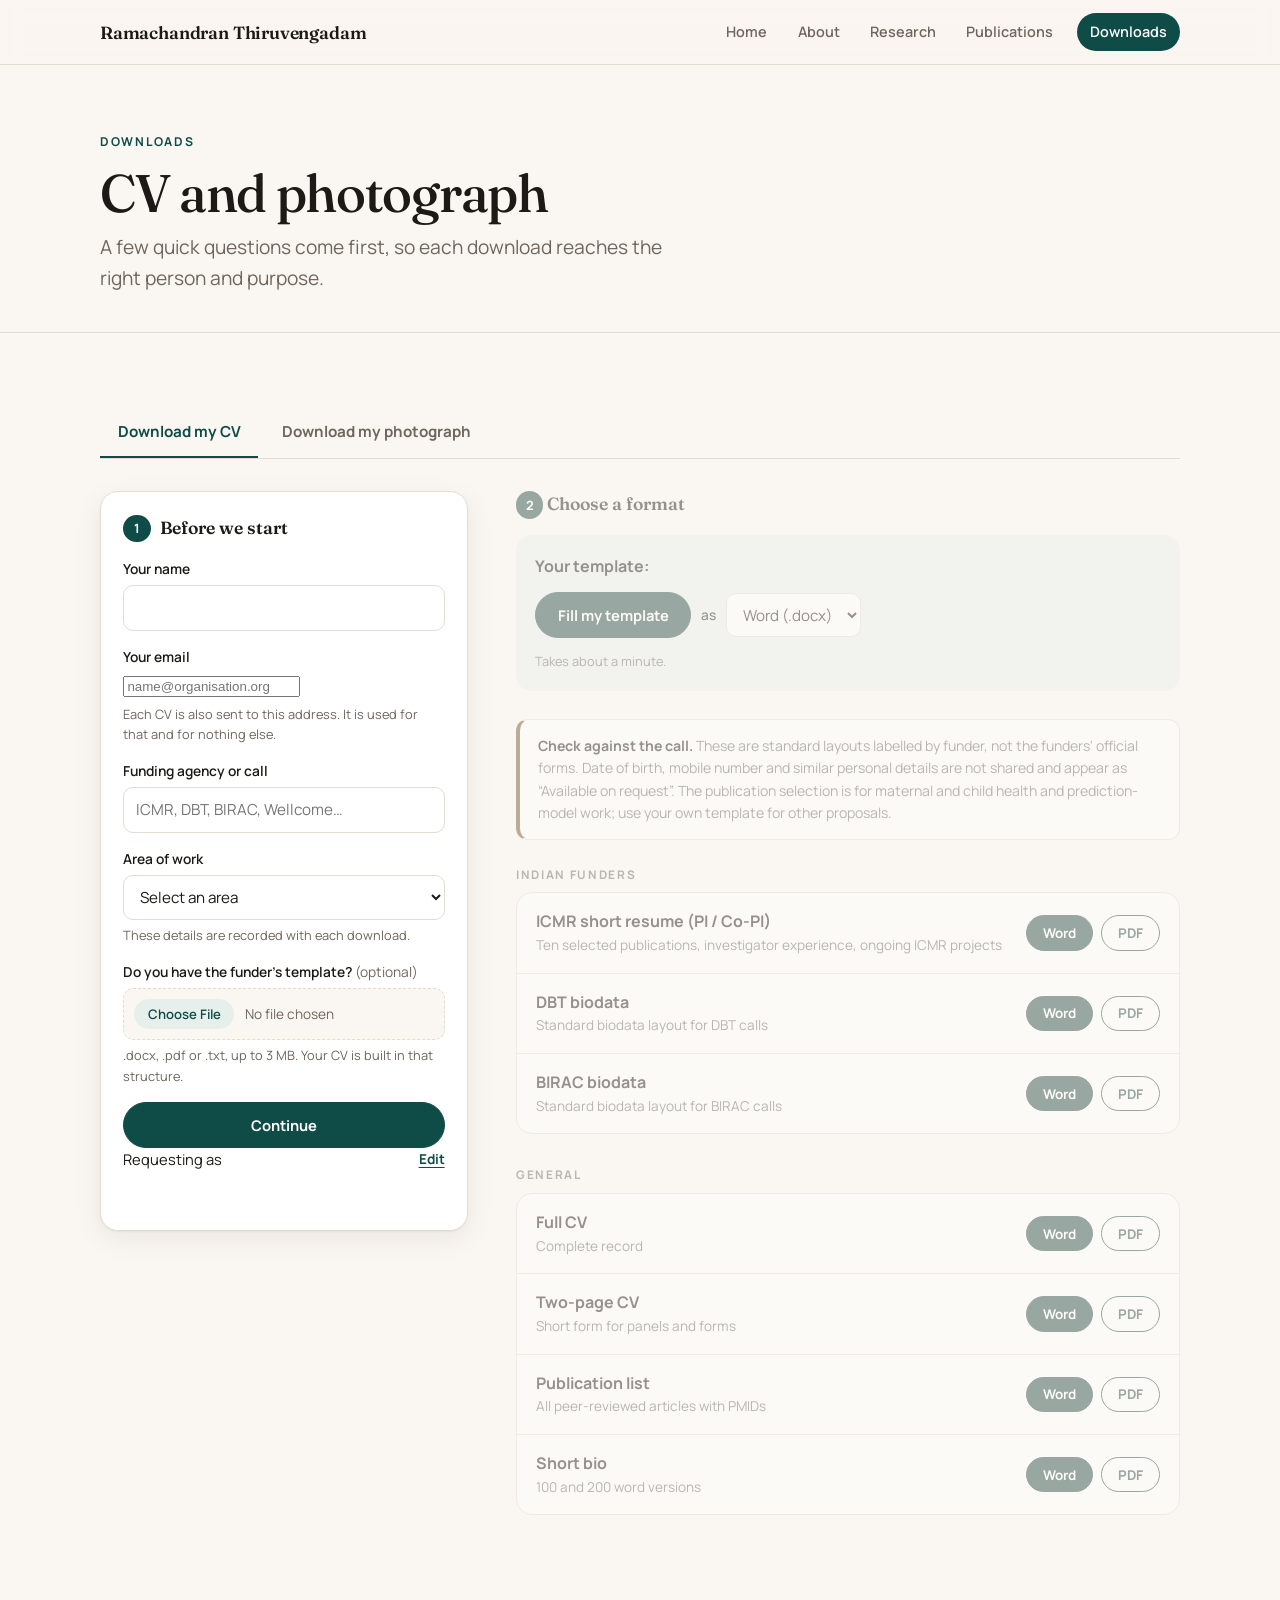
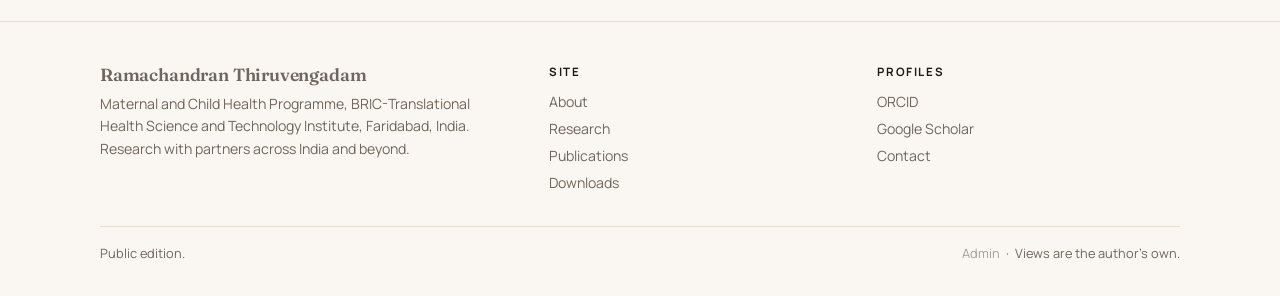
<file: cv.html>
<!doctype html>
<html lang="en"><head>
<title>Downloads | Ramachandran Thiruvengadam</title>
<meta name="description" content="Download Dr Ramachandran Thiruvengadam's CV in funder formats as Word or PDF, upload a template to have it filled, or download his photograph.">
<meta charset="utf-8">
<meta name="viewport" content="width=device-width, initial-scale=1">
<link rel="preconnect" href="https://fonts.googleapis.com">
<link rel="preconnect" href="https://fonts.gstatic.com" crossorigin>
<link href="https://fonts.googleapis.com/css2?family=Fraunces:opsz,wght@9..144,400;9..144,500;9..144,600&family=Manrope:wght@400;500;600;700&display=swap" rel="stylesheet">
<link rel="stylesheet" href="site.css">
<style>
.tabs{display:flex;gap:.4rem;border-bottom:1px solid var(--rule);margin:0 0 2rem;overflow-x:auto}
.tabs button{font:700 .95rem var(--sans);color:var(--muted);background:none;border:0;border-bottom:3px solid transparent;padding:.9rem 1.1rem;cursor:pointer;white-space:nowrap;margin-bottom:-1px}
.tabs button:hover{color:var(--ink)}.tabs button[aria-selected=true]{color:var(--accent);border-bottom-color:var(--accent)}
.steps{display:grid;gap:1.4rem}
@media(min-width:60rem){.steps.two{grid-template-columns:23rem 1fr;gap:3rem;align-items:start}.steps .sticky{position:sticky;top:88px}}
.card h3{display:flex;align-items:center;gap:.6rem;margin-bottom:1rem}
.num{display:inline-grid;place-items:center;width:1.7rem;height:1.7rem;border-radius:50%;background:var(--accent);color:var(--accent-ink);font:700 .8rem var(--sans)}
label{display:block;font-weight:600;font-size:.86rem;margin:0 0 .3rem}.field{margin:0 0 .95rem}
.field input[type=text],.field textarea,.field select{width:100%}textarea{min-height:4.4rem;resize:vertical}
input[type=file]{width:100%;font:inherit;font-size:.85rem;color:var(--muted);padding:.6rem;border:1.5px dashed var(--rule);border-radius:10px;background:var(--bg)}
input[type=file]::file-selector-button{font:600 .82rem var(--sans);margin-right:.7rem;border:0;border-radius:999px;background:var(--tint);color:var(--accent);padding:.4rem .85rem;cursor:pointer}
.hint{font-size:.8rem;color:var(--muted);margin:.35rem 0 0}
.status{min-height:1.4rem;margin:.9rem 0 0;font-size:.9rem;font-weight:500}.status.err{color:var(--err)}.status.ok{color:var(--accent)}
.locked{opacity:.45;pointer-events:none;filter:grayscale(.4);user-select:none}
.summary{display:flex;justify-content:space-between;gap:1rem;align-items:center;flex-wrap:wrap}
.summary p{margin:0;font-size:.92rem}.summary b{font-weight:700}
.link{background:none;border:0;color:var(--accent);font:700 .85rem var(--sans);cursor:pointer;text-decoration:underline;text-underline-offset:3px;padding:0}
.group{margin:0 0 2rem}.group h3.gh{font:700 .74rem var(--sans);letter-spacing:.14em;text-transform:uppercase;color:var(--muted);margin:0 0 .6rem}
.fmt{list-style:none;margin:0;padding:0;background:var(--surface);border:1px solid var(--rule);border-radius:16px;overflow:hidden}
.fmt li{display:flex;gap:1rem;align-items:center;justify-content:space-between;padding:1rem 1.2rem;border-bottom:1px solid var(--rule);transition:background .15s}
.fmt li:last-child{border-bottom:0}.fmt li:hover{background:color-mix(in srgb,var(--tint) 55%,transparent)}
.fmt .t{font-weight:700}.fmt .d{font-size:.85rem;color:var(--muted)}.acts{display:flex;gap:.5rem;flex-shrink:0}
.note{background:var(--surface);border:1px solid var(--rule);border-left:4px solid var(--warn);border-radius:12px;padding:.9rem 1.1rem;margin:0 0 1.6rem;font-size:.88rem;color:var(--muted)}.note b{color:var(--ink)}
.tplbox{background:var(--tint);border-radius:16px;padding:1.2rem;margin:0 0 1.8rem;display:grid;gap:.8rem}
.tplbox .row{display:flex;gap:.6rem;align-items:center;flex-wrap:wrap}
.photos{display:grid;gap:1.4rem}@media(min-width:44rem){.photos{grid-template-columns:1fr 1fr}}
.photo{background:var(--surface);border:1px solid var(--rule);border-radius:18px;overflow:hidden;box-shadow:var(--shadow)}
.photo img{display:block;width:100%;aspect-ratio:4/4.6;object-fit:cover;object-position:50% 20%}
.photo .b{padding:1rem 1.1rem;display:flex;justify-content:space-between;align-items:center;gap:1rem;flex-wrap:wrap}.photo .b span{font-size:.85rem;color:var(--muted)}
@media(max-width:34rem){.fmt li{flex-direction:column;align-items:stretch}.acts .btn{flex:1;justify-content:center}}
</style></head>
<body><header id="hdr"></header>
<main id="main">
<div class="pagehead"><div class="wrap"><p class="eyebrow">Downloads</p><h1 data-t="dl_title">CV and photograph</h1><p class="lede" data-t="dl_lede">A few quick questions come first, so each download reaches the right person and purpose.</p></div></div>
<section><div class="wrap">
  <div class="tabs" role="tablist" aria-label="Downloads">
    <button role="tab" id="t-cv" aria-controls="p-cv" aria-selected="true">Download my CV</button>
    <button role="tab" id="t-photo" aria-controls="p-photo" aria-selected="false" tabindex="-1">Download my photograph</button>
  </div>

  <!-- CV -->
  <div id="p-cv" role="tabpanel" aria-labelledby="t-cv">
    <div class="steps two">
      <form class="card sticky" id="cv-gate" novalidate>
        <div id="cv-q">
          <h3><span class="num">1</span> Before we start</h3>
          <div class="field"><label for="cv-name">Your name</label><input id="cv-name" type="text" autocomplete="name" maxlength="120" required></div>
          <div class="field"><label for="cv-email">Your email</label><input id="cv-email" type="email" autocomplete="email" maxlength="120" placeholder="name@organisation.org" required>
            <p class="hint">Each CV is also sent to this address. It is used for that and for nothing else.</p></div>
          <div class="field"><label for="cv-agency">Funding agency or call</label><input id="cv-agency" type="text" maxlength="160" placeholder="ICMR, DBT, BIRAC, Wellcome…" required></div>
          <div class="field"><label for="cv-purpose">Area of work</label><select id="cv-purpose" required><option value="" selected disabled>Select an area</option><option>Maternal and child health</option><option>Clinical research</option><option>Vaccines and infectious diseases</option><option>Clinical prediction modelling</option></select>
            <p class="hint">These details are recorded with each download.</p></div>
          <div class="field"><label for="tpl">Do you have the funder's template? <span style="font-weight:400;color:var(--muted)">(optional)</span></label>
            <input id="tpl" type="file" accept=".docx,.pdf,.txt,.md"><p class="hint">.docx, .pdf or .txt, up to 3 MB. Your CV is built in that structure.</p></div>
          <button type="submit" class="btn" style="width:100%;justify-content:center">Continue</button>
        </div>
        <div id="cv-sum" class="summary" hidden><p>Requesting as <b id="cv-sum-n"></b><br><span style="color:var(--muted)" id="cv-sum-a"></span></p><button type="button" class="link" id="cv-edit">Edit</button></div>
        <div class="status" id="cv-status" role="status" aria-live="polite"></div>
      </form>
      <div id="cv-step2" class="locked" aria-disabled="true">
        <h3 style="margin-bottom:1rem"><span class="num">2</span> Choose a format</h3>
        <div class="tplbox" id="tplbox" hidden>
          <div><b>Your template:</b> <span id="tplname"></span></div>
          <div class="row"><button type="button" class="btn" id="fill">Fill my template</button><span id="outrow" style="display:inline-flex;gap:.6rem;align-items:center"><label for="out" style="margin:0;font-weight:500">as</label><select id="out"><option value="docx">Word (.docx)</option><option value="pdf">PDF</option></select></span></div>
          <p class="hint" style="margin:0">Takes about a minute. <span id="outnote"></span></p>
        </div>
        <div class="note"><b>Check against the call.</b> These are standard layouts labelled by funder, not the funders' official forms. Date of birth, mobile number and similar personal details are not shared and appear as &ldquo;Available on request&rdquo;. The publication selection is for maternal and child health and prediction-model work; use your own template for other proposals.</div>
        <div id="lists"></div>
      </div>
    </div>
  </div>

  <!-- Photograph -->
  <div id="p-photo" role="tabpanel" aria-labelledby="t-photo" hidden>
    <div class="steps two">
      <form class="card sticky" id="ph-gate" novalidate>
        <div id="ph-q">
          <h3><span class="num">1</span> Before we start</h3>
          <div class="field"><label for="ph-name">Your name</label><input id="ph-name" type="text" autocomplete="name" maxlength="120" required></div>
          <div class="field"><label for="ph-agency">Organisation</label><input id="ph-agency" type="text" maxlength="160" placeholder="Institution, publisher or event" required></div>
          <div class="field"><label for="ph-purpose">Where will it be used?</label><textarea id="ph-purpose" maxlength="400" placeholder="e.g. Speaker page for a conference" required></textarea><p class="hint">These details are recorded with each download.</p></div>
          <button type="submit" class="btn" style="width:100%;justify-content:center">Continue</button>
        </div>
        <div id="ph-sum" class="summary" hidden><p>Requesting as <b id="ph-sum-n"></b><br><span style="color:var(--muted)" id="ph-sum-a"></span></p><button type="button" class="link" id="ph-edit">Edit</button></div>
        <div class="status" id="ph-status" role="status" aria-live="polite"></div>
      </form>
      <div id="ph-step2" class="locked" aria-disabled="true">
        <h3 style="margin-bottom:1rem"><span class="num">2</span> Choose a photograph</h3>
        <div class="photos">
          <figure class="photo" style="margin:0"><img src="portrait.jpg" alt="Portrait of Dr Ramachandran Thiruvengadam, close crop" loading="lazy"><figcaption class="b"><span>Close portrait · JPG, 1126 × 1333 px</span><button class="btn sm" data-ph="photo_1.jpg">Download</button></figcaption></figure>
          <figure class="photo" style="margin:0"><img src="portrait-2.jpg" alt="Portrait of Dr Ramachandran Thiruvengadam, plain background" loading="lazy"><figcaption class="b"><span>Plain background · JPG, 1374 × 1487 px</span><button class="btn sm" data-ph="photo_2.jpg">Download</button></figcaption></figure>
        </div>
        <p class="hint" style="margin-top:1rem">Please credit: Ramachandran Thiruvengadam.</p>
      </div>
    </div>
  </div>
</div></section>
</main>
<footer id="ftr"></footer>
<script src="site.js"></script>
<script>
const API = 'https://vpcfegnfzulpxcmoittm.supabase.co/functions/v1/cv-portal';
const $ = (id) => document.getElementById(id);
const GROUPS = [
  ['Indian funders', [['ICMR_Short_Resume', 'ICMR short resume (PI / Co-PI)', 'Ten selected publications, investigator experience, ongoing ICMR projects'], ['DBT_Biodata', 'DBT biodata', 'Standard biodata layout for DBT calls'], ['BIRAC_Biodata', 'BIRAC biodata', 'Standard biodata layout for BIRAC calls']]],
  ['General', [['Full_CV', 'Full CV', 'Complete record'], ['Two_Page_CV', 'Two-page CV', 'Short form for panels and forms'], ['Publication_List', 'Publication list', 'All peer-reviewed articles with PMIDs'], ['Short_Bio', 'Short bio', '100 and 200 word versions']]]
];

// ---- tabs ----
function showTab(which) {
  for (const k of ['cv', 'photo']) { const on = k === which; $('t-' + k).setAttribute('aria-selected', on); $('t-' + k).tabIndex = on ? 0 : -1; $('p-' + k).hidden = !on; }
  history.replaceState(null, '', '#' + which);
}
$('t-cv').onclick = () => showTab('cv'); $('t-photo').onclick = () => showTab('photo');
for (const k of ['t-cv', 't-photo']) $(k).addEventListener('keydown', (e) => { if (e.key === 'ArrowRight' || e.key === 'ArrowLeft') { const n = k === 't-cv' ? 'photo' : 'cv'; showTab(n); $('t-' + n).focus(); } });
showTab(location.hash === '#photo' ? 'photo' : 'cv');

// ---- shared helpers ----
const say = (p, m, k) => { const s = $(p + '-status'); s.textContent = m; s.className = 'status ' + (k || ''); };
const val = (p) => ({ name: $(p + '-name').value.trim(), agency: $(p + '-agency').value.trim(), purpose: $(p + '-purpose').value.trim(), email: $(p + '-email') ? $(p + '-email').value.trim() : '' });
function gate(p, onOpen) {
  const f = $(p + '-gate');
  f.addEventListener('submit', (e) => {
    e.preventDefault();
    if (!f.checkValidity()) { f.reportValidity(); say(p, 'Please answer every question to continue' + (p === 'cv' ? ', including a valid email address.' : '.'), 'err'); return; }
    const d = val(p); $(p + '-q').hidden = true; $(p + '-sum').hidden = false;
    $(p + '-sum-n').textContent = d.name; $(p + '-sum-a').textContent = (d.email ? d.email + ' · ' : '') + d.agency + ' · ' + d.purpose;
    const s2 = $(p + '-step2'); s2.classList.remove('locked'); s2.removeAttribute('aria-disabled'); say(p, '');
    if (onOpen) onOpen(); s2.scrollIntoView({ behavior: 'smooth', block: 'start' });
  });
  $(p + '-edit').onclick = () => { $(p + '-q').hidden = false; $(p + '-sum').hidden = true; $(p + '-step2').classList.add('locked'); };
}
function saveBlob(blob, filename) { const u = URL.createObjectURL(blob), a = document.createElement('a'); a.href = u; a.download = filename; document.body.appendChild(a); a.click(); a.remove(); setTimeout(() => URL.revokeObjectURL(u), 4000); }
async function record(p, format) {
  const r = await fetch(API + '/log', { method: 'POST', headers: { 'Content-Type': 'application/json' }, body: JSON.stringify({ ...val(p), format }) });
  const j = await r.json().catch(() => ({}));
  if (!r.ok) throw new Error(j.error || 'Could not record the request. Please try again.');
  return j;
}
const sentNote = (st, email) => st === 'sent' ? ' A copy has been emailed to ' + email + '.' : st === 'failed' ? ' The email could not be sent, so please use the download.' : st === 'unconfigured' ? ' Email delivery is not switched on yet, so please use the download.' : '';
function triggerDownload(href, name) { const a = document.createElement('a'); a.href = href; a.download = name; document.body.appendChild(a); a.click(); a.remove(); }

// ---- CV ----
gate('cv', () => {
  const f = $('tpl').files[0]; $('tplbox').hidden = !f;
  if (f) { $('tplname').textContent = f.name; const dx = /\.docx$/i.test(f.name); $('out').value = 'docx'; $('outrow').style.display = dx ? 'none' : 'inline-flex'; $('outnote').textContent = dx ? 'Your Word template is filled in place, so its layout is kept.' : 'The layout follows the template\'s structure, not its exact design.'; }
});
async function standard(id, label, ext, btn) {
  btn.disabled = true; say('cv', 'Recording your request…');
  try { const j = await record('cv', id + '.' + ext); triggerDownload((ext === 'pdf' ? 'pdf/' : 'docx/') + id + '.' + ext, 'Ramachandran_Thiruvengadam_' + id + '.' + ext); say('cv', label + ' (' + (ext === 'pdf' ? 'PDF' : 'Word') + ') is downloading.' + sentNote(j.emailed, val('cv').email), 'ok'); }
  catch (e) { say('cv', e.message, 'err'); } finally { btn.disabled = false; }
}
async function fillTemplate() {
  const file = $('tpl').files[0]; if (!file) return;
  if (file.size > 3000000) { say('cv', 'That file is larger than 3 MB.', 'err'); return; }
  const d = val('cv'), isDocx = /\.docx$/i.test(file.name), ext = isDocx ? 'docx' : $('out').value, btn = $('fill'); btn.disabled = true; say('cv', 'Building your CV in that template. This takes about a minute…');
  const fd = new FormData(); fd.append('name', d.name); fd.append('agency', d.agency); fd.append('purpose', d.purpose); fd.append('email', d.email); fd.append('template', file, file.name); fd.append('output', ext);
  const ctl = new AbortController(), t = setTimeout(() => ctl.abort(), 160000);
  try {
    const r = await fetch(API + '/fill', { method: 'POST', body: fd, signal: ctl.signal });
    if (!r.ok) { const j = await r.json().catch(() => ({})); throw new Error(j.error || 'The template could not be filled. Please try again.'); }
    const em = r.headers.get('X-Emailed'), nt = r.headers.get('X-Notes');
    saveBlob(await r.blob(), 'CV_Ramachandran_Thiruvengadam_' + d.agency.replace(/[^A-Za-z0-9]+/g, '_').slice(0, 30) + '.' + ext);
    say('cv', 'Done. Your CV is downloading.' + sentNote(em, d.email) + (nt ? ' Not included (not in the CV record): ' + decodeURIComponent(nt) + '.' : ''), 'ok');
  } catch (e) { say('cv', e.name === 'AbortError' ? 'That took too long. Please try a shorter template.' : e.message, 'err'); }
  finally { clearTimeout(t); btn.disabled = false; }
}
$('fill').onclick = fillTemplate;
const host = $('lists');
for (const [g, items] of GROUPS) {
  const w = document.createElement('div'); w.className = 'group';
  const h = document.createElement('h3'); h.className = 'gh'; h.textContent = g; w.appendChild(h);
  const ul = document.createElement('ul'); ul.className = 'fmt';
  for (const [id, title, desc] of items) {
    const li = document.createElement('li'), box = document.createElement('div');
    const t = document.createElement('div'); t.className = 't'; t.textContent = title;
    const dd = document.createElement('div'); dd.className = 'd'; dd.textContent = desc; box.append(t, dd);
    const acts = document.createElement('div'); acts.className = 'acts';
    const b = document.createElement('button'); b.type = 'button'; b.className = 'btn sm'; b.textContent = 'Word'; b.setAttribute('aria-label', 'Download ' + title + ' as Word file'); b.onclick = () => standard(id, title, 'docx', b);
    const p = document.createElement('button'); p.type = 'button'; p.className = 'btn sm ghost'; p.textContent = 'PDF'; p.setAttribute('aria-label', 'Download ' + title + ' as PDF'); p.onclick = () => standard(id, title, 'pdf', p);
    acts.append(b, p); li.append(box, acts); ul.appendChild(li);
  }
  w.appendChild(ul); host.appendChild(w);
}

// ---- photograph ----
gate('ph');
document.querySelectorAll('[data-ph]').forEach((b) => b.addEventListener('click', async () => {
  const f = b.dataset.ph; b.disabled = true; say('ph', 'Recording your request…');
  try { await record('ph', f); const src = 'Ramachandran_Thiruvengadam_' + f; const r = await fetch(src); if (!r.ok) throw new Error('The photograph could not be loaded.'); saveBlob(await r.blob(), 'Ramachandran_Thiruvengadam_' + f); say('ph', 'Your photograph is downloading.', 'ok'); }
  catch (e) { say('ph', e.message, 'err'); } finally { b.disabled = false; }
}));
</script></body></html>
</file>
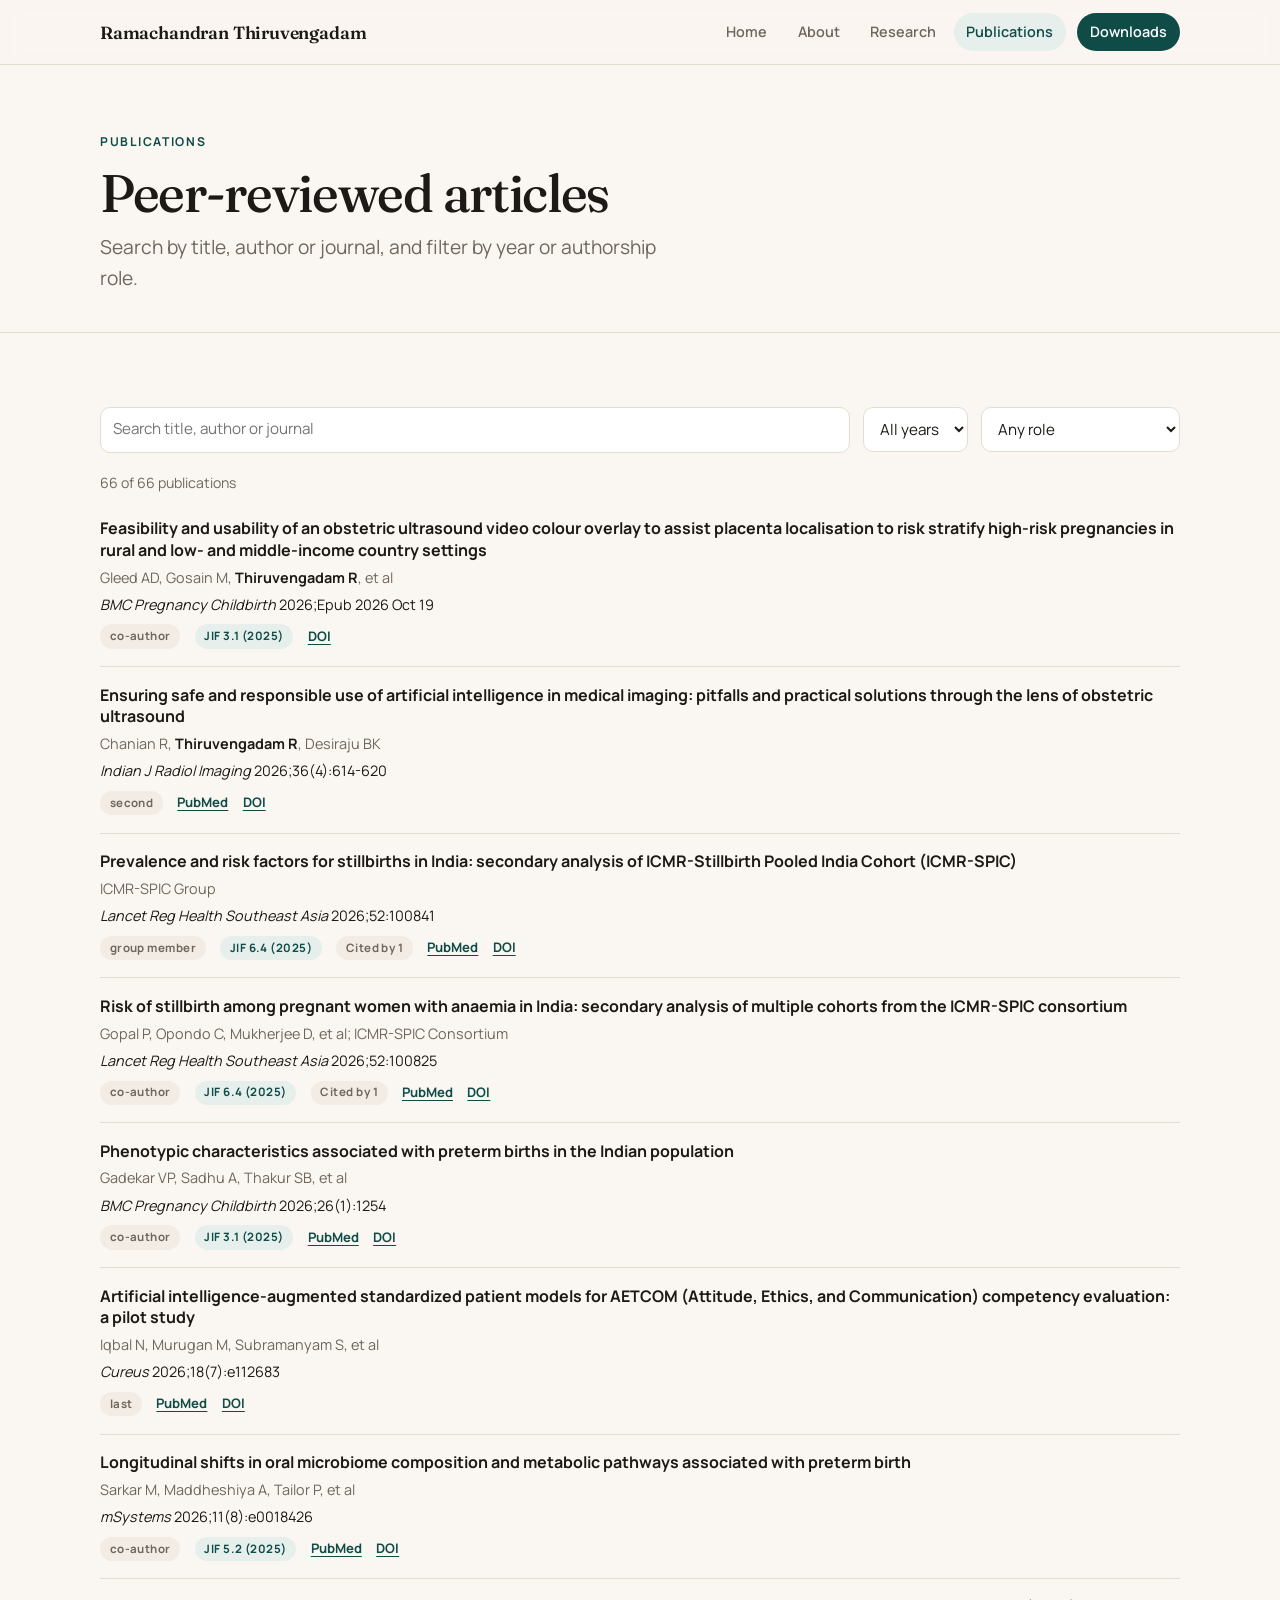
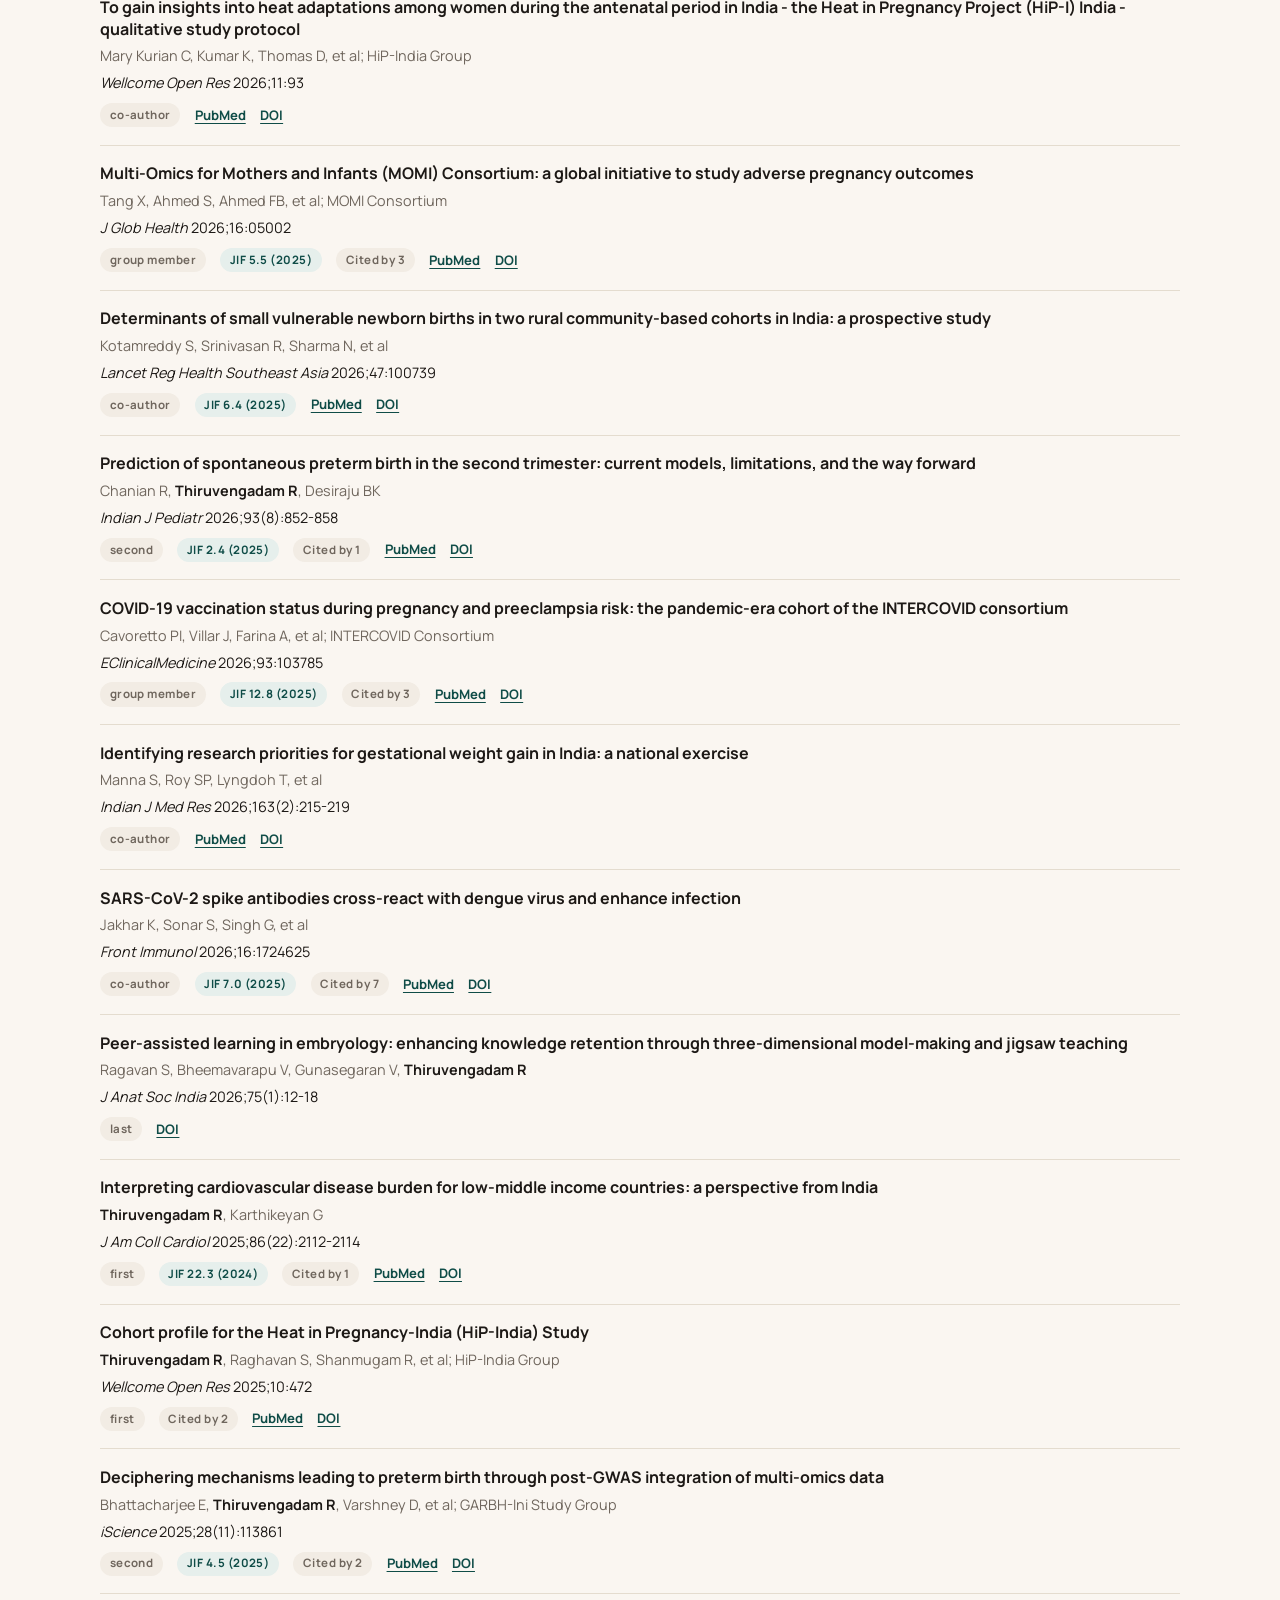
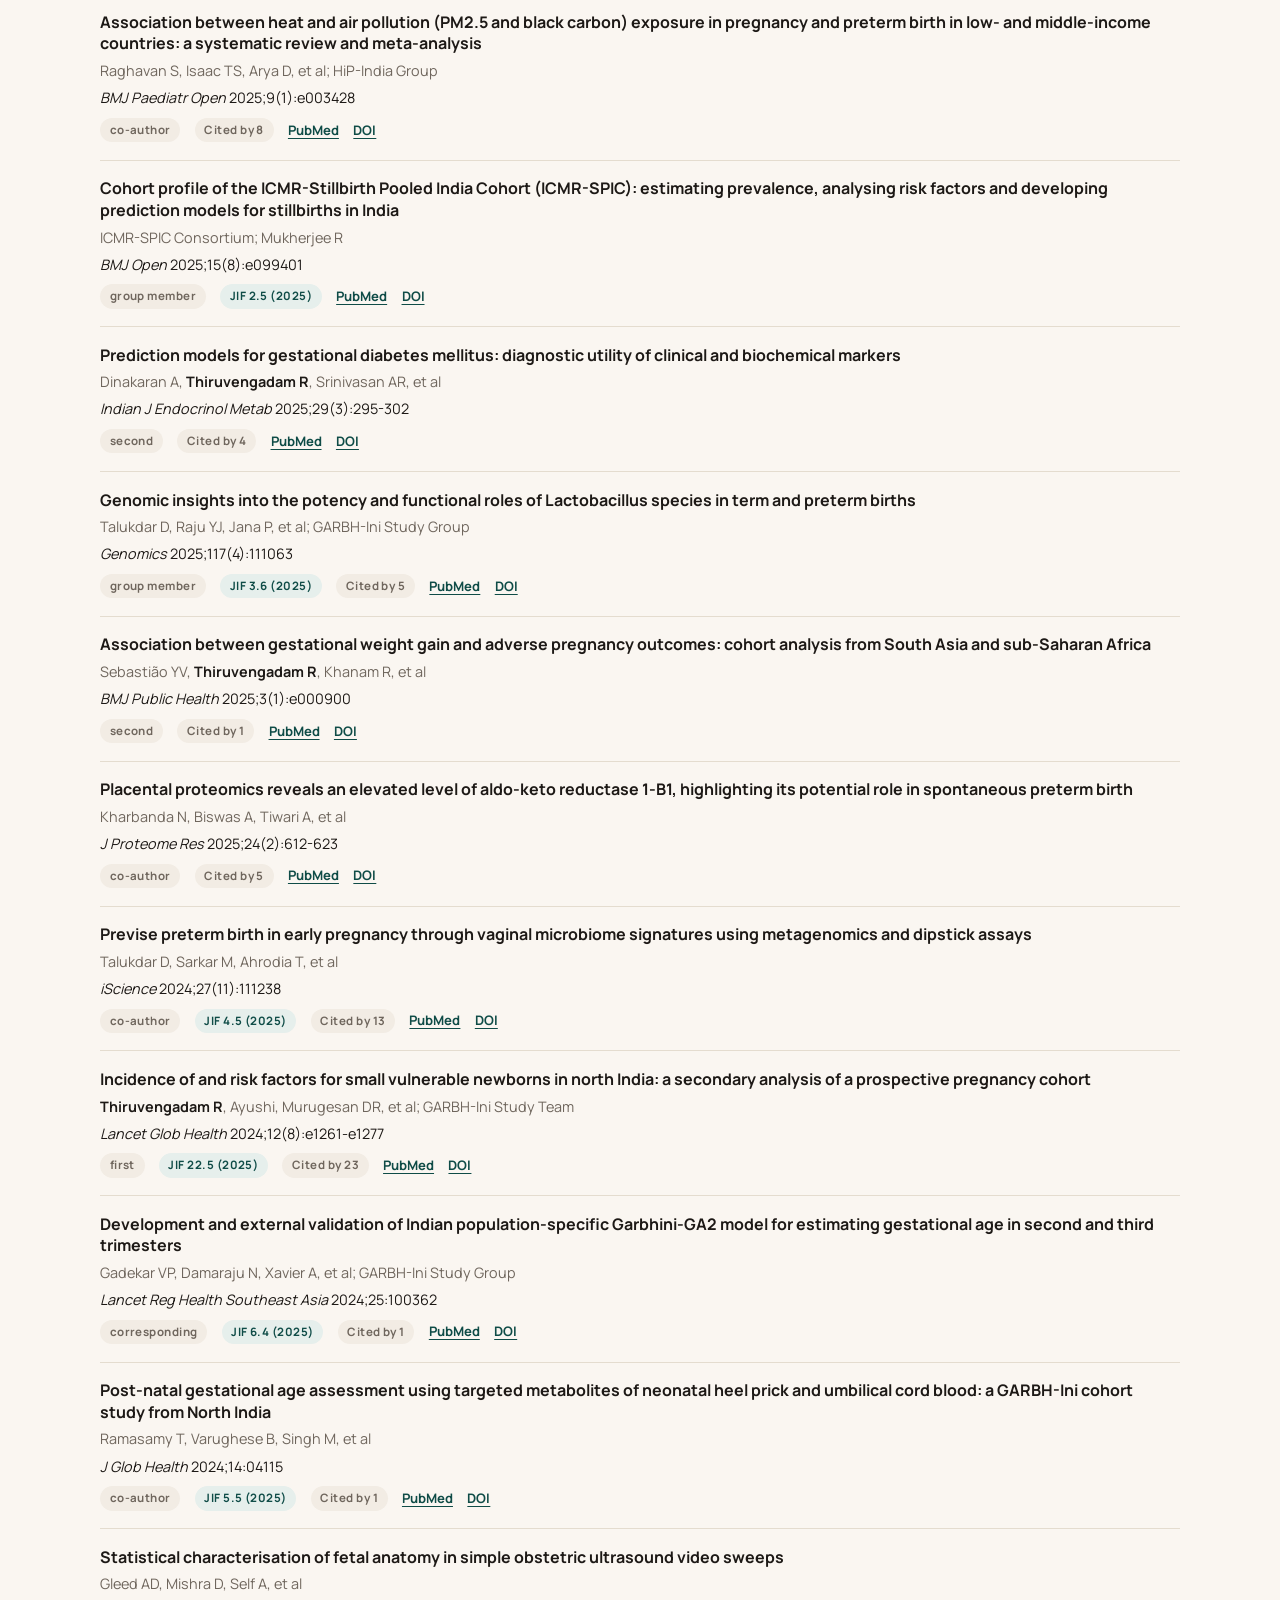
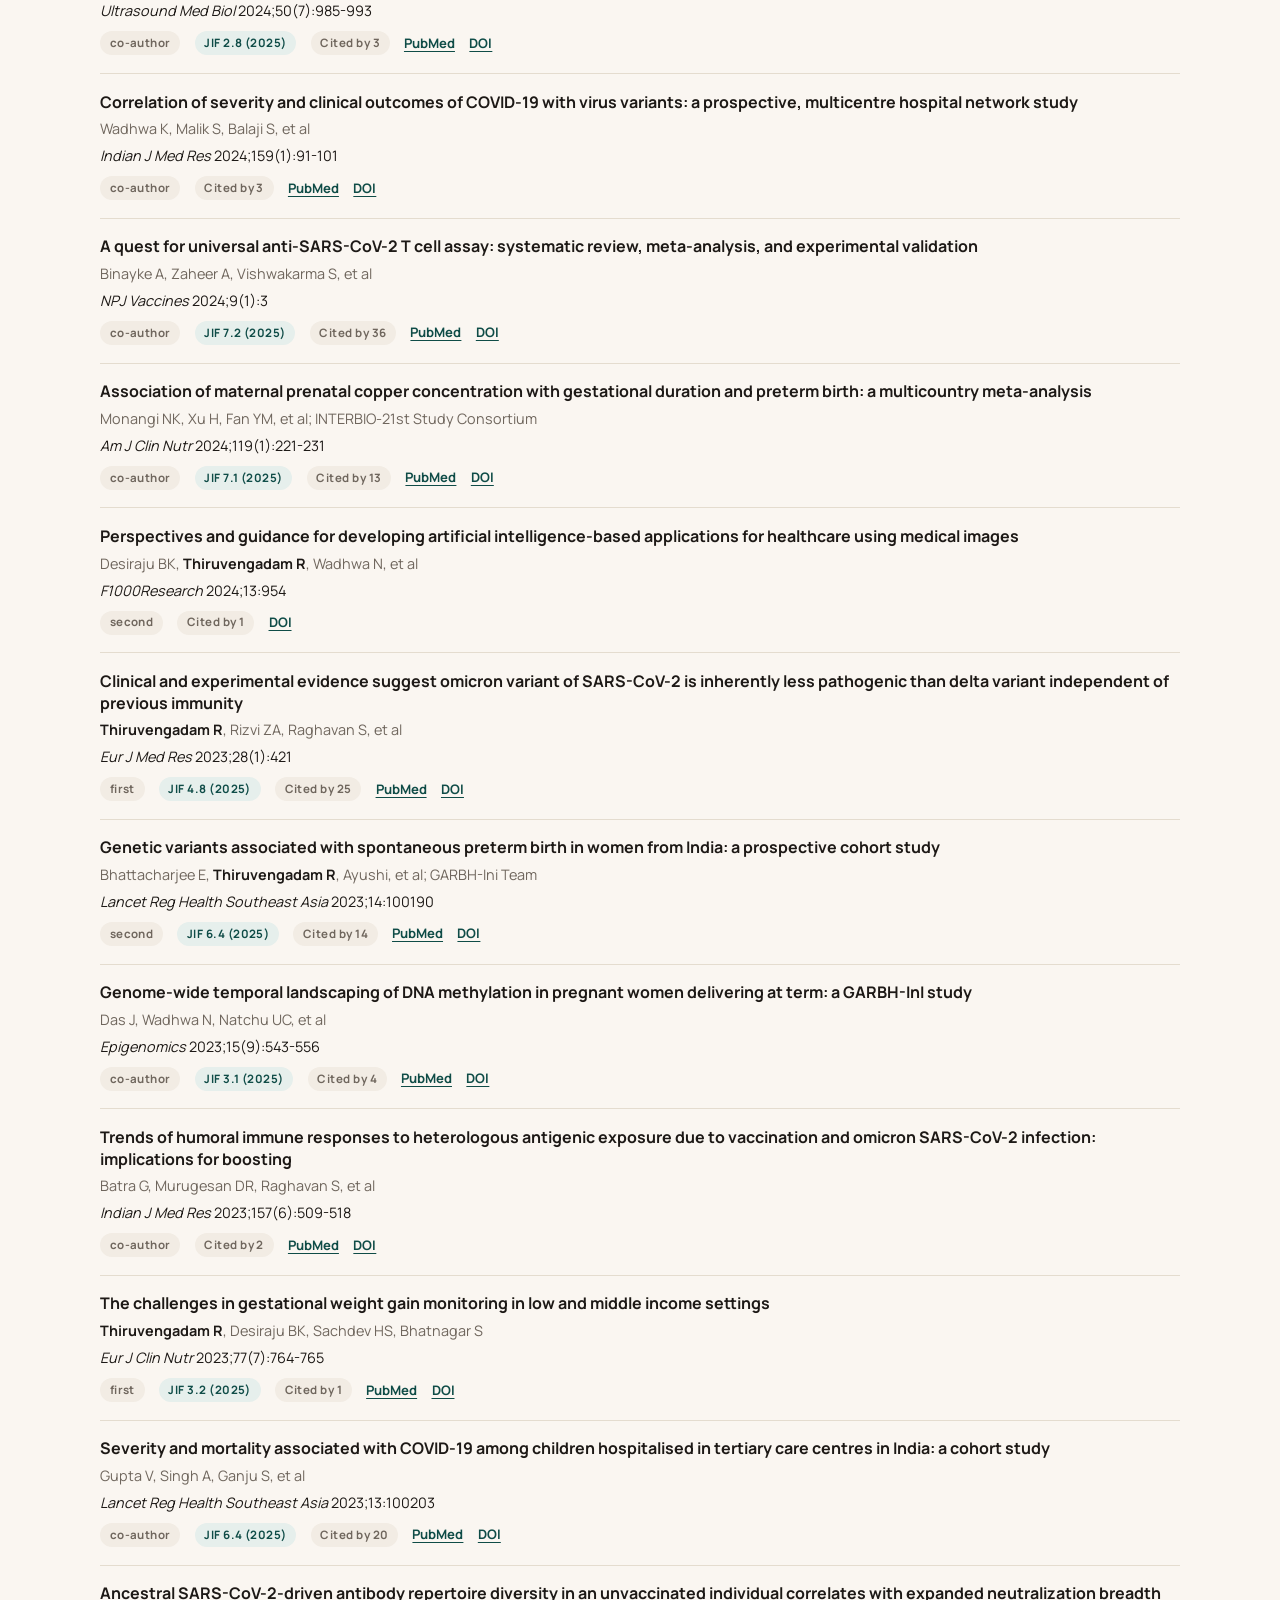
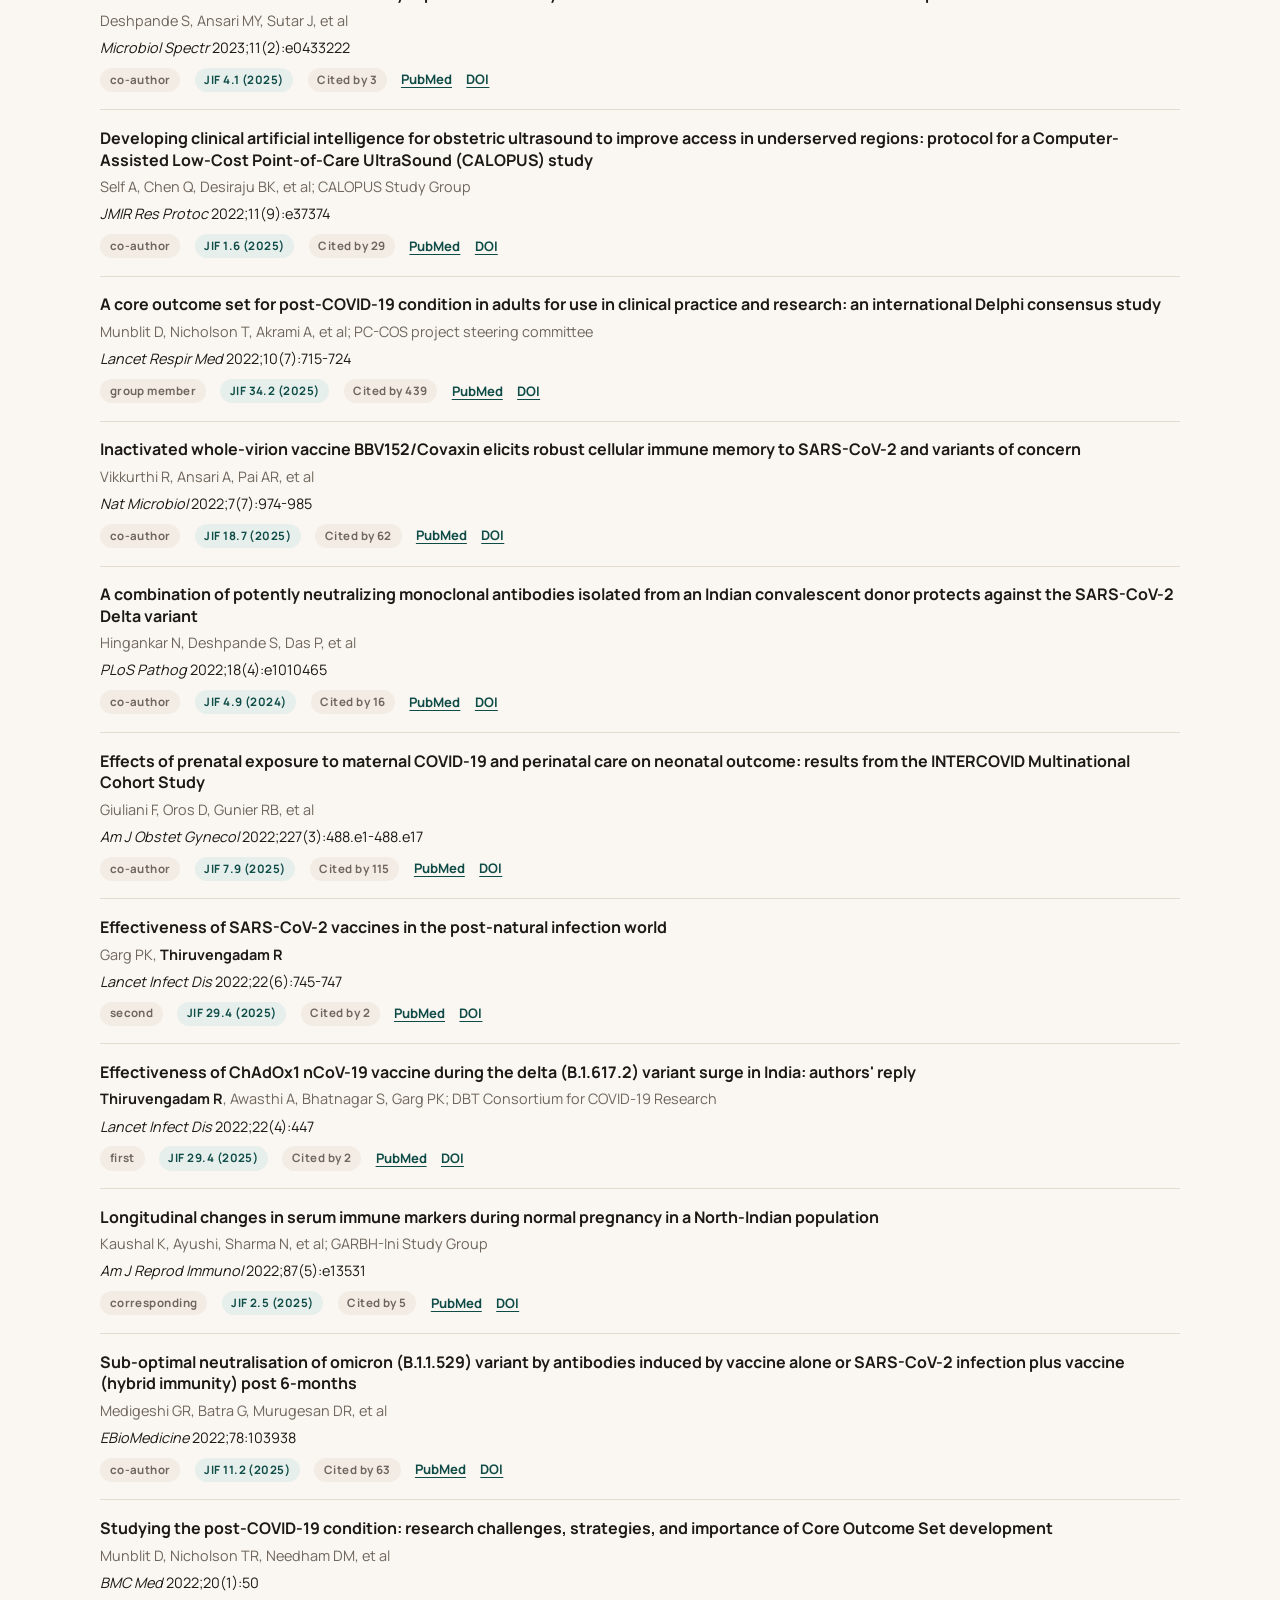
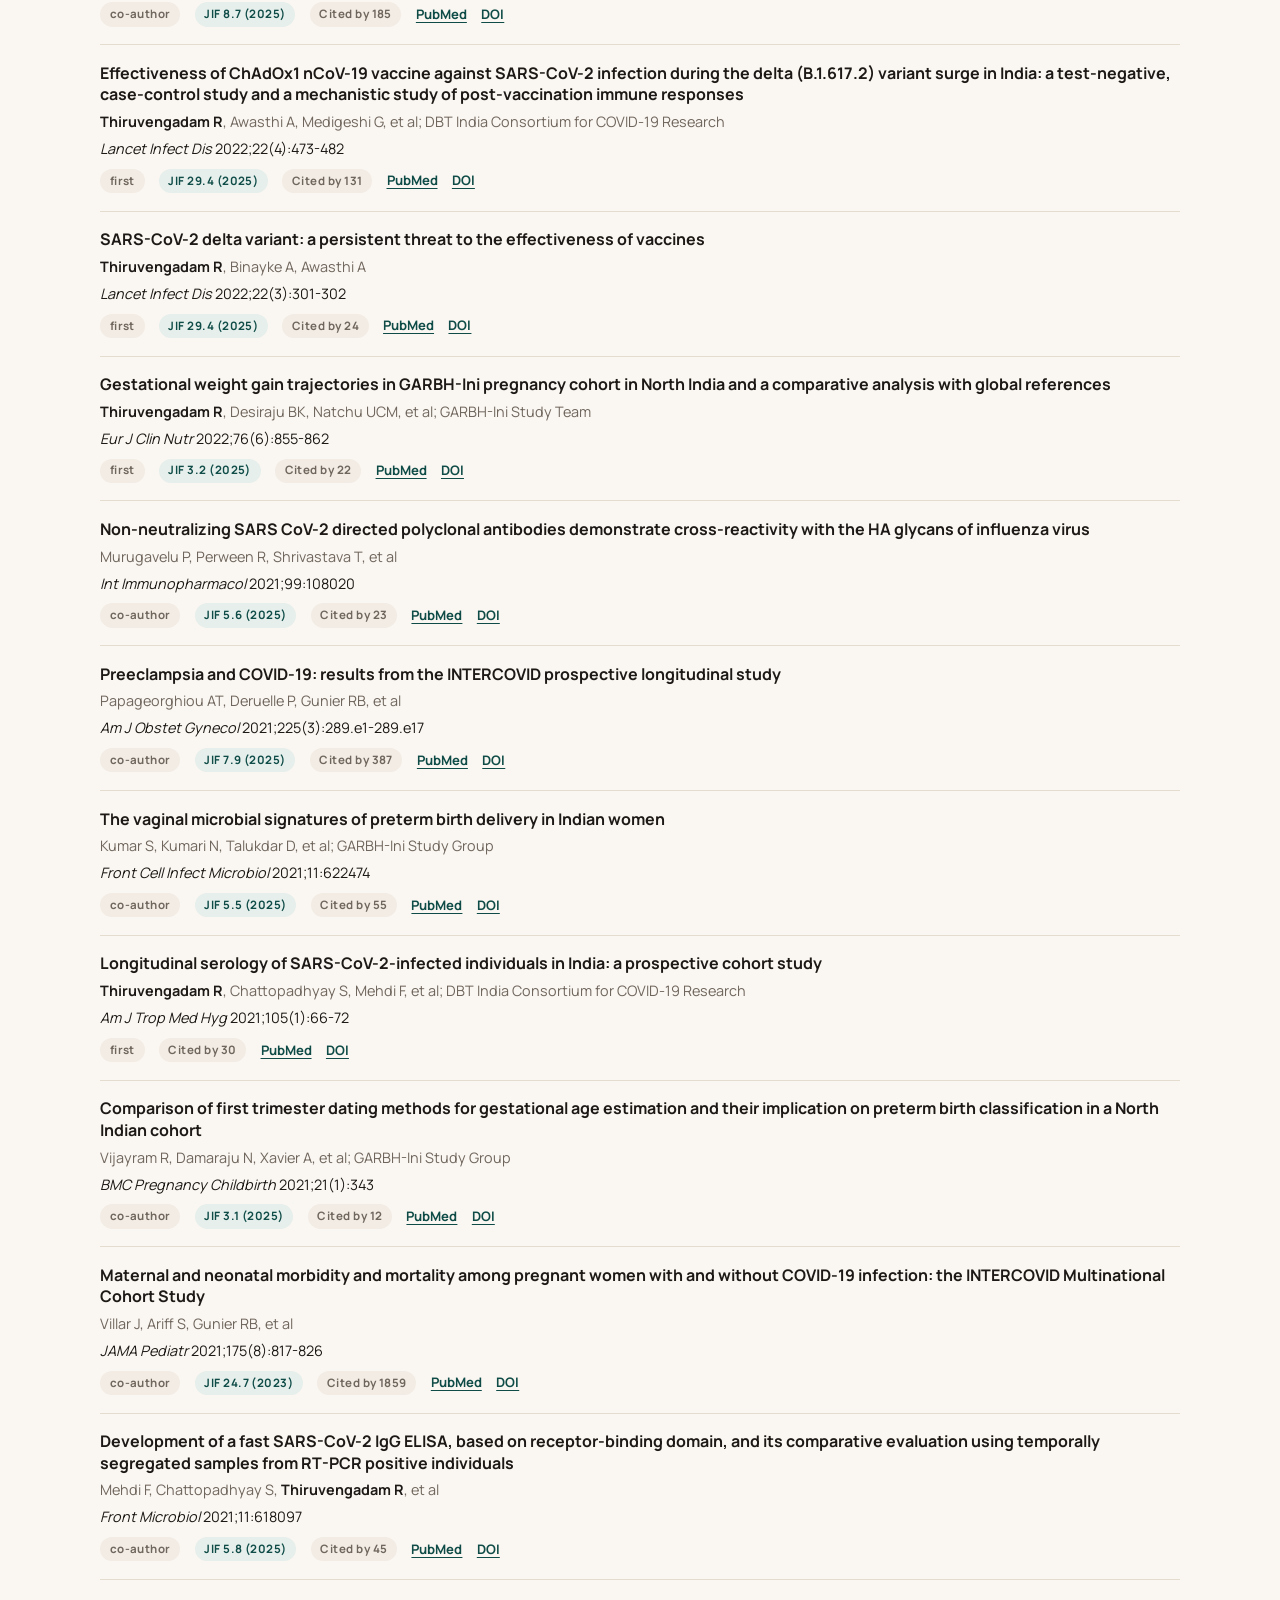
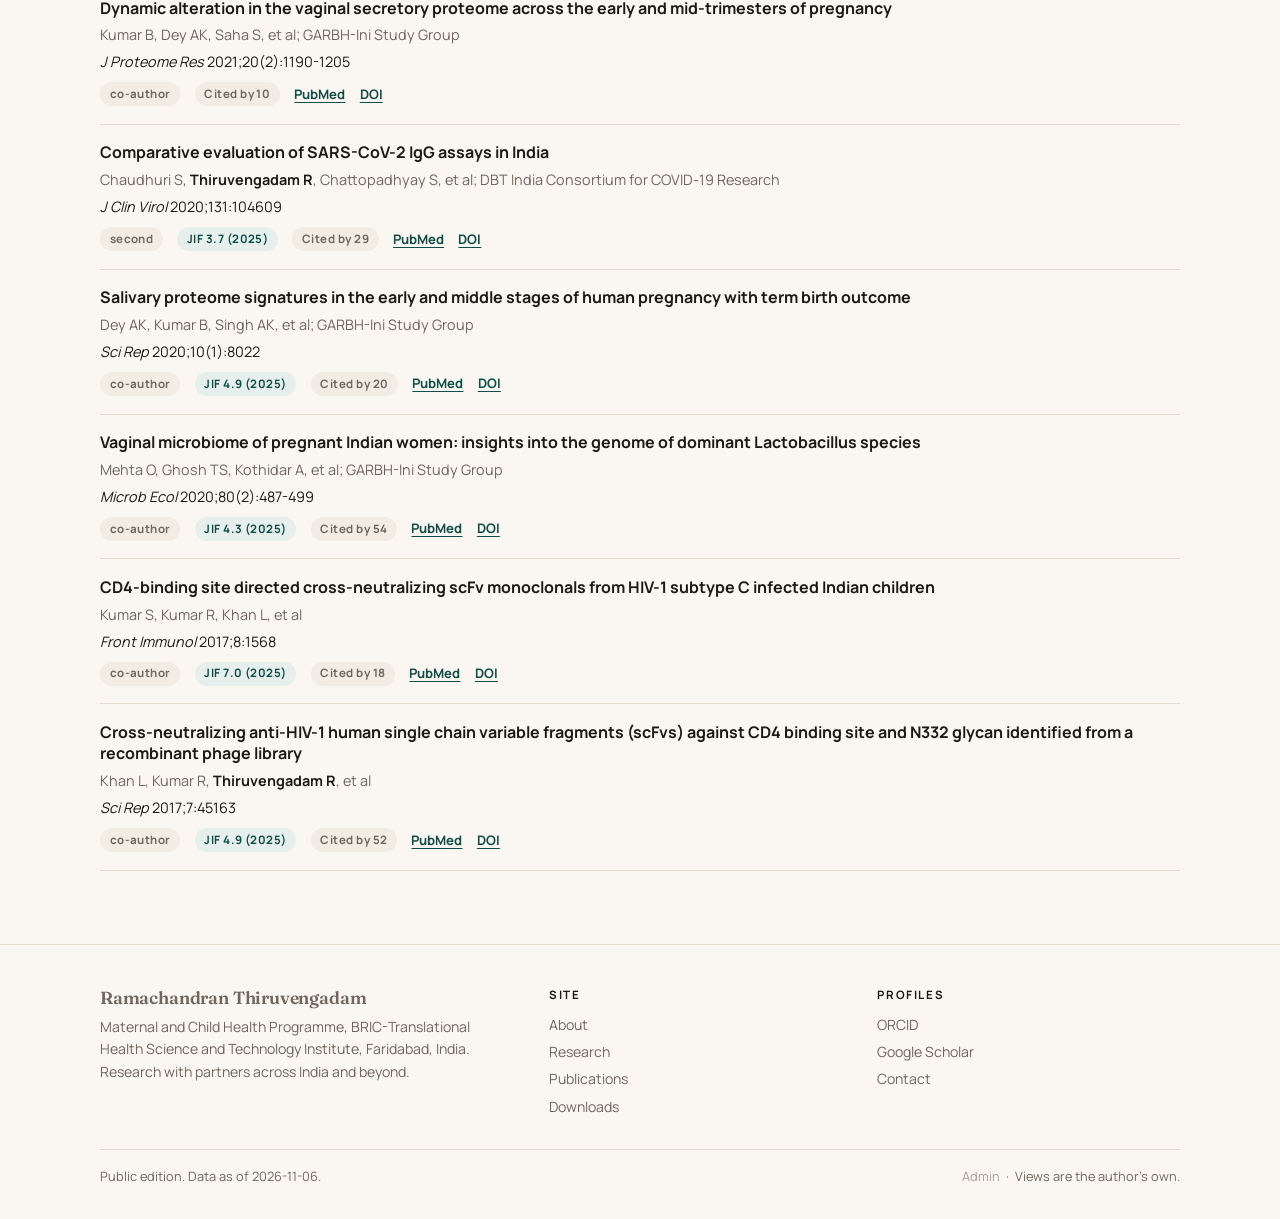
<file: publications.html>
<!doctype html>
<html lang="en"><head>
<title>Publications | Ramachandran Thiruvengadam</title>
<meta name="description" content="Peer-reviewed publications of Dr Ramachandran Thiruvengadam with links to PubMed and DOI.">
<meta charset="utf-8">
<meta name="viewport" content="width=device-width, initial-scale=1">
<link rel="preconnect" href="https://fonts.googleapis.com">
<link rel="preconnect" href="https://fonts.gstatic.com" crossorigin>
<link href="https://fonts.googleapis.com/css2?family=Fraunces:opsz,wght@9..144,400;9..144,500;9..144,600&family=Manrope:wght@400;500;600;700&display=swap" rel="stylesheet">
<link rel="stylesheet" href="site.css">
</head>
<body><header id="hdr"></header>
<main id="main">
<div class="pagehead"><div class="wrap"><p class="eyebrow">Publications</p><h1 data-t="pubs_title">Peer-reviewed articles</h1><p class="lede" data-t="pubs_lede">Search by title, author or journal, and filter by year or authorship role.</p></div></div>
<section><div class="wrap">
  <div class="tools">
    <input id="q" type="text" placeholder="Search title, author or journal" aria-label="Search publications">
    <select id="yr" aria-label="Year"><option value="">All years</option></select>
    <select id="role" aria-label="Authorship role"><option value="">Any role</option><option value="lead">First or corresponding</option><option value="second">Second author</option><option value="last">Last author</option><option value="other">Co-author or group</option></select>
  </div>
  <p class="count" id="count" aria-live="polite"></p>
  <div id="list"></div>
</div></section>
</main>
<footer id="ftr"></footer>
<script src="site.js"></script>
<script>
CV.data().then((d) => {
  const $ = (i) => document.getElementById(i);
  if (!d) { $('list').textContent = 'The publication list could not be loaded.'; return; }
  const all = d.PUBS;
  [...new Set(all.map((p) => p[3]))].sort().reverse().forEach((y) => { const o = document.createElement('option'); o.value = o.textContent = y; $('yr').appendChild(o); });
  const grp = (p) => (['first', 'corresponding'].includes(p[7]) ? 'lead' : p[7] === 'second' ? 'second' : p[7] === 'last' ? 'last' : 'other');
  function draw() {
    const q = $('q').value.trim().toLowerCase(), y = $('yr').value, r = $('role').value;
    const out = all.filter((p) => (!y || p[3] === y) && (!r || grp(p) === r) && (!q || (p[0] + ' ' + p[1] + ' ' + p[2]).toLowerCase().includes(q)));
    $('count').textContent = out.length + ' of ' + all.length + ' publications';
    $('list').innerHTML = out.map(CV.pubHtml).join('') || '<p style="color:var(--muted)">No publications match.</p>';
  }
  ['input', 'change'].forEach((ev) => { $('q').addEventListener(ev, draw); $('yr').addEventListener(ev, draw); $('role').addEventListener(ev, draw); });
  draw();
});
</script></body></html>
</file>
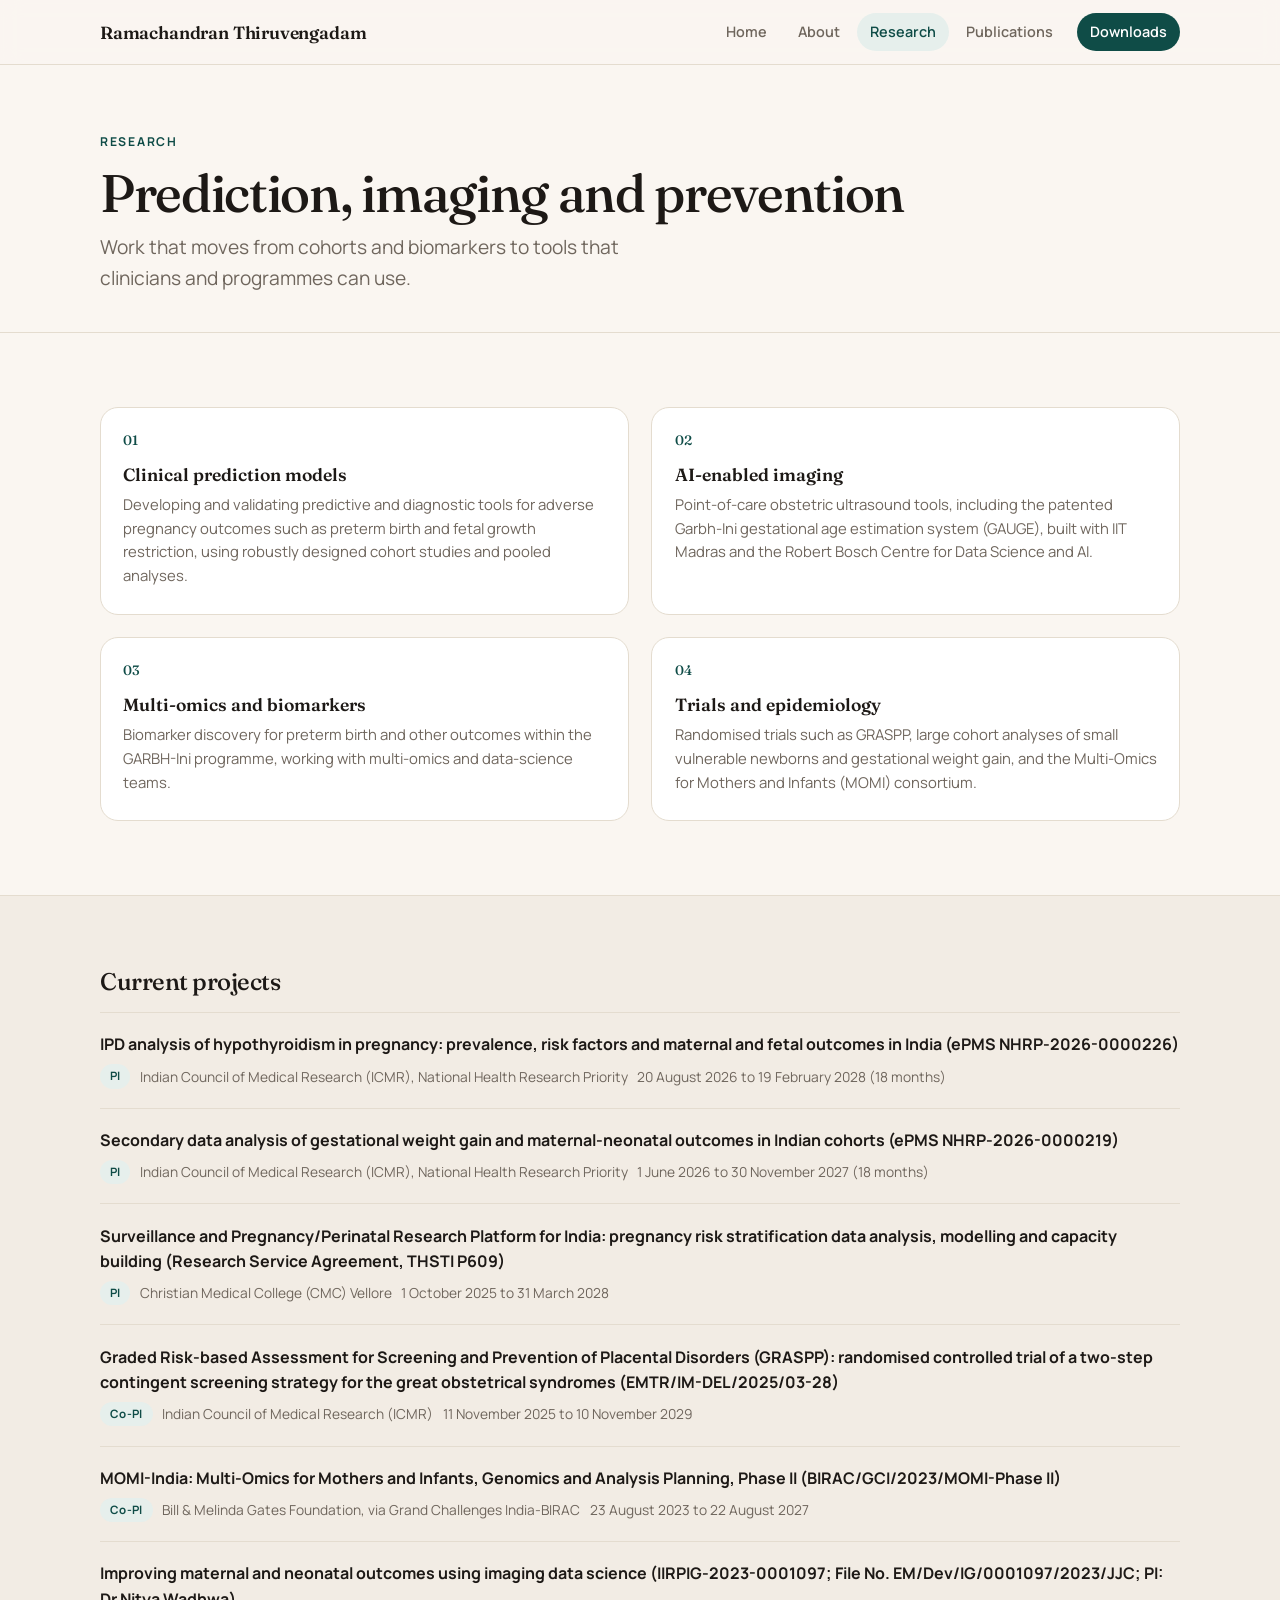
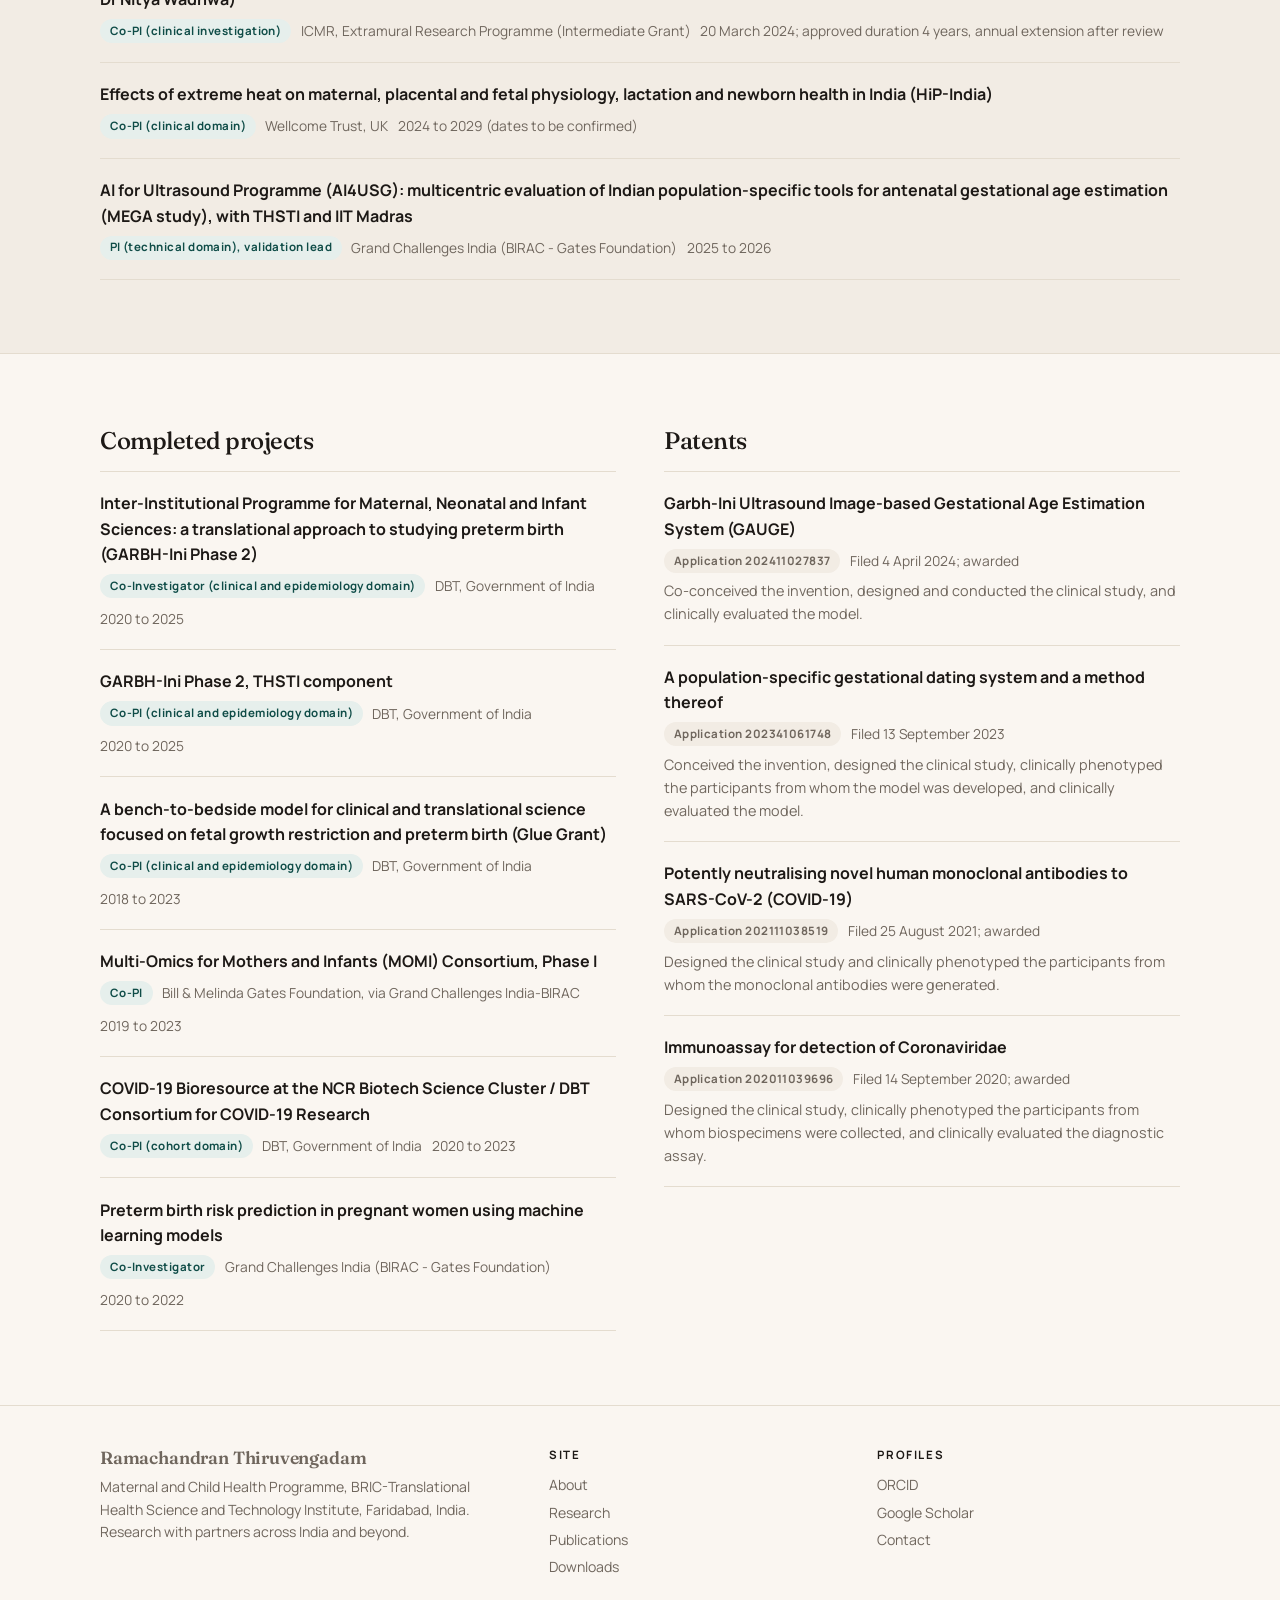
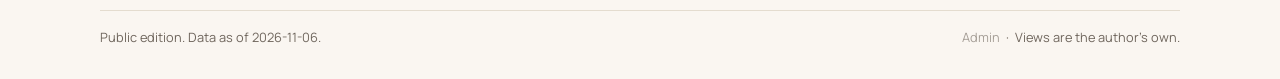
<file: research.html>
<!doctype html>
<html lang="en"><head>
<title>Research | Ramachandran Thiruvengadam</title>
<meta name="description" content="Research themes, funded projects and patents: prediction models, AI-enabled obstetric imaging, multi-omics and trials in maternal and child health.">
<meta charset="utf-8">
<meta name="viewport" content="width=device-width, initial-scale=1">
<link rel="preconnect" href="https://fonts.googleapis.com">
<link rel="preconnect" href="https://fonts.gstatic.com" crossorigin>
<link href="https://fonts.googleapis.com/css2?family=Fraunces:opsz,wght@9..144,400;9..144,500;9..144,600&family=Manrope:wght@400;500;600;700&display=swap" rel="stylesheet">
<link rel="stylesheet" href="site.css">
<style>.proj-card{padding:1.2rem 0;border-bottom:1px solid var(--rule);display:grid;gap:.4rem}.proj-card:first-child{border-top:1px solid var(--rule)}.proj-card .m{display:flex;gap:.6rem;flex-wrap:wrap;align-items:center;font-size:.86rem;color:var(--muted)}h2.sm{font-size:1.5rem;margin:0 0 1rem}</style></head>
<body><header id="hdr"></header>
<main id="main">
<div class="pagehead"><div class="wrap"><p class="eyebrow">Research</p><h1 data-t="research_title">Prediction, imaging and prevention</h1><p class="lede" data-t="research_lede">Work that moves from cohorts and biomarkers to tools that clinicians and programmes can use.</p></div></div>
<section><div class="wrap"><div class="grid g2" id="themes">
  <div class="theme"><span class="ix">01</span><h3>Clinical prediction models</h3><p>Developing and validating predictive and diagnostic tools for adverse pregnancy outcomes such as preterm birth and fetal growth restriction, using robustly designed cohort studies and pooled analyses.</p></div>
  <div class="theme"><span class="ix">02</span><h3>AI-enabled imaging</h3><p>Point-of-care obstetric ultrasound tools, including the patented Garbh-Ini gestational age estimation system (GAUGE), built with IIT Madras and the Robert Bosch Centre for Data Science and AI.</p></div>
  <div class="theme"><span class="ix">03</span><h3>Multi-omics and biomarkers</h3><p>Biomarker discovery for preterm birth and other outcomes within the GARBH-Ini programme, working with multi-omics and data-science teams.</p></div>
  <div class="theme"><span class="ix">04</span><h3>Trials and epidemiology</h3><p>Randomised trials such as GRASPP, large cohort analyses of small vulnerable newborns and gestational weight gain, and the Multi-Omics for Mothers and Infants (MOMI) consortium.</p></div>
</div></div></section>
<section class="alt" id="projects"><div class="wrap"><h2 class="sm">Current projects</h2><div id="ongoing"></div></div></section>
<section><div class="wrap grid g2" style="gap:3rem">
  <div><h2 class="sm">Completed projects</h2><div id="done"></div></div>
  <div><h2 class="sm">Patents</h2><div id="pat"></div></div>
</div></section>
</main>
<footer id="ftr"></footer>
<script src="site.js"></script>
<script>
CV.data().then((d) => {
  if (!d) return; const e = CV.esc;
  const card = (g) => '<div class="proj-card"><div style="font-weight:700">' + e(g[0]) + '</div><div class="m"><span class="chip">' + e(g[2]) + '</span><span>' + e(g[1]) + '</span><span>' + e(g[3]) + '</span></div></div>';
  document.getElementById('themes').innerHTML = d.SITE.themes.map((t, i) => '<div class="theme"><span class="ix">0' + (i + 1) + '</span><h3>' + e(t[0]) + '</h3><p>' + e(t[2] || t[1]) + '</p></div>').join('');
  document.getElementById('ongoing').innerHTML = d.GRANTS_ONGOING.map(card).join('');
  document.getElementById('done').innerHTML = d.GRANTS_COMPLETED.map(card).join('');
  document.getElementById('pat').innerHTML = d.PATENTS.map((p) => '<div class="proj-card"><div style="font-weight:700">' + e(p[0]) + '</div><div class="m"><span class="chip n">Application ' + e(p[1]) + '</span><span>' + e(p[2]) + '</span></div><div style="color:var(--muted);font-size:.9rem">' + e(p[3]) + '</div></div>').join('');
});
</script></body></html>
</file>
<file: site.css>
:root{
  --bg:#faf6f1; --surface:#fff; --sunk:#f2ece4; --ink:#1d1916; --muted:#6f665d; --rule:#e4dccf;
  --accent:#0f4c47; --accent-2:#0b3a36; --accent-ink:#fff; --tint:#e6efec; --warn:#8a4b0f; --err:#a3281d;
  --shadow:0 1px 2px rgba(40,28,15,.06),0 8px 28px rgba(40,28,15,.07);
  --serif:'Fraunces',Georgia,'Times New Roman',serif; --sans:'Manrope',system-ui,-apple-system,'Segoe UI',Roboto,sans-serif;
}
@media (prefers-color-scheme: dark){:root:not([data-theme="light"]){--bg:#14110f;--surface:#1c1815;--sunk:#1a1613;--ink:#f1ebe3;--muted:#a69c90;--rule:#342d27;--accent:#7ccfc5;--accent-2:#a5e0d8;--accent-ink:#0a1f1c;--tint:#17302d;--warn:#e3a862;--err:#ff8f84;--shadow:0 1px 2px rgba(0,0,0,.4),0 10px 30px rgba(0,0,0,.35)}}
:root[data-theme="dark"]{--bg:#14110f;--surface:#1c1815;--sunk:#1a1613;--ink:#f1ebe3;--muted:#a69c90;--rule:#342d27;--accent:#7ccfc5;--accent-2:#a5e0d8;--accent-ink:#0a1f1c;--tint:#17302d;--warn:#e3a862;--err:#ff8f84;--shadow:0 1px 2px rgba(0,0,0,.4),0 10px 30px rgba(0,0,0,.35)}
*{box-sizing:border-box}html{scroll-behavior:smooth;-webkit-text-size-adjust:100%}
@media (prefers-reduced-motion:reduce){html{scroll-behavior:auto}*{transition:none!important;animation:none!important}}
body{margin:0;background:var(--bg);color:var(--ink);font:16px/1.6 var(--sans);-webkit-font-smoothing:antialiased}
a{color:inherit}img{max-width:100%}
.wrap{max-width:70rem;margin:0 auto;padding:0 20px}
:focus-visible{outline:2.5px solid var(--accent);outline-offset:3px;border-radius:6px}
.skip{position:absolute;left:-999px;top:8px;background:var(--accent);color:var(--accent-ink);padding:.5rem 1rem;border-radius:8px;z-index:50}.skip:focus{left:12px}

/* header */
.bar{position:sticky;top:0;z-index:30;background:color-mix(in srgb,var(--bg) 90%,transparent);backdrop-filter:saturate(1.4) blur(10px);border-bottom:1px solid var(--rule)}
.bar .wrap{display:flex;align-items:center;justify-content:space-between;height:64px;gap:1rem}
.mark{font:600 1.1rem var(--serif);text-decoration:none;letter-spacing:-.01em;white-space:nowrap}
.nav{display:flex;align-items:center;gap:.3rem}
.nav a{font-size:.9rem;font-weight:600;color:var(--muted);text-decoration:none;padding:.45rem .8rem;border-radius:999px;transition:color .15s,background .15s}
.nav a:hover{color:var(--ink);background:var(--sunk)}
.nav a[aria-current=page]{color:var(--accent);background:var(--tint)}
.nav a.cta{background:var(--accent);color:var(--accent-ink);margin-left:.4rem}.nav a.cta:hover{background:var(--accent-2)}
.nav a.cta[aria-current=page]{background:var(--accent);color:var(--accent-ink)}
.burger{display:none;background:none;border:1.5px solid var(--rule);border-radius:10px;width:42px;height:42px;cursor:pointer;color:var(--ink)}
@media(max-width:52rem){
  .burger{display:inline-grid;place-items:center}
  .nav{position:absolute;left:0;right:0;top:64px;background:var(--bg);border-bottom:1px solid var(--rule);flex-direction:column;align-items:stretch;padding:.6rem 20px 1rem;display:none}
  .nav.open{display:flex}.nav a{padding:.8rem 1rem}.nav a.cta{margin:.4rem 0 0;text-align:center}
}

/* type + buttons */
.eyebrow{font-size:.76rem;font-weight:700;letter-spacing:.14em;text-transform:uppercase;color:var(--accent);margin:0 0 .9rem}
h1{font:500 clamp(2.4rem,6.2vw,4.3rem)/1.04 var(--serif);letter-spacing:-.025em;margin:0 0 1.1rem}
h2{font:500 clamp(1.7rem,4vw,2.4rem)/1.12 var(--serif);letter-spacing:-.02em;margin:0 0 .6rem}
h3{font:600 1.1rem/1.3 var(--serif);margin:0 0 .4rem}
.lede{font-size:clamp(1.02rem,2.2vw,1.2rem);color:var(--muted);max-width:36rem;margin:0 0 1.8rem}.lede b{color:var(--ink);font-weight:600}
.sec-sub{color:var(--muted);max-width:40rem;margin:0 0 2rem}
.btns{display:flex;gap:.8rem;flex-wrap:wrap}
.btn{font:700 .92rem var(--sans);cursor:pointer;border-radius:999px;border:1.5px solid var(--accent);background:var(--accent);color:var(--accent-ink);padding:.75rem 1.35rem;text-decoration:none;display:inline-flex;align-items:center;gap:.5rem;transition:transform .15s,background .15s}
.btn:hover{background:var(--accent-2);border-color:var(--accent-2);transform:translateY(-1px)}
.btn.ghost{background:transparent;color:var(--accent)}.btn.ghost:hover{background:var(--tint)}
.btn:disabled{opacity:.55;cursor:wait;transform:none}.btn.sm{padding:.48rem 1rem;font-size:.84rem}
.chip{display:inline-block;font-size:.72rem;font-weight:700;letter-spacing:.04em;padding:.18rem .6rem;border-radius:999px;background:var(--tint);color:var(--accent);white-space:nowrap}
.chip.n{background:var(--sunk);color:var(--muted)}

/* layout blocks */
section{padding:clamp(2.6rem,6vw,4.6rem) 0}
section.alt{background:var(--sunk);border-block:1px solid var(--rule)}
.pagehead{padding:clamp(2.4rem,6vw,4.2rem) 0 clamp(1.6rem,4vw,2.4rem);border-bottom:1px solid var(--rule)}
.pagehead h1{font-size:clamp(2.1rem,5vw,3.3rem);margin-bottom:.7rem}.pagehead .lede{margin:0}
.grid{display:grid;gap:1.4rem}
@media(min-width:48rem){.g2{grid-template-columns:1fr 1fr}.g3{grid-template-columns:repeat(3,1fr)}.g4{grid-template-columns:repeat(2,1fr)}}
@media(min-width:62rem){.g4{grid-template-columns:repeat(4,1fr)}}
.card{background:var(--surface);border:1px solid var(--rule);border-radius:18px;padding:1.4rem;box-shadow:var(--shadow)}
.theme{background:var(--surface);border:1px solid var(--rule);border-radius:18px;padding:1.5rem 1.4rem 1.6rem;transition:transform .2s,box-shadow .2s}
.theme:hover{transform:translateY(-3px);box-shadow:var(--shadow)}
.theme .ix{font:500 .85rem var(--serif);color:var(--accent);margin-bottom:1rem;display:block}
.theme p{color:var(--muted);font-size:.93rem;margin:0}
.rule-list{list-style:none;margin:0;padding:0;border-top:1px solid var(--rule)}
.rule-list li{padding:1rem 0;border-bottom:1px solid var(--rule);display:grid;gap:.3rem}
@media(min-width:44rem){.rule-list li.row{grid-template-columns:11rem 1fr;gap:1.6rem}}
.rule-list .k{font-size:.85rem;color:var(--muted);font-weight:600}
.rule-list .t{font-weight:700}.rule-list .s{color:var(--muted);font-size:.92rem}

/* publications */
.pub{padding:1.1rem 0;border-bottom:1px solid var(--rule);display:grid;gap:.25rem}
.pub .ti{font-weight:700;line-height:1.35}.pub .au{font-size:.9rem;color:var(--muted)}.pub .au b{color:var(--ink)}
.pub .jr{font-size:.9rem}.pub .lk{display:flex;gap:.9rem;flex-wrap:wrap;align-items:center;margin-top:.3rem;font-size:.82rem;font-weight:700}
.pub .lk a{color:var(--accent);text-underline-offset:3px}
.tools{display:flex;gap:.8rem;flex-wrap:wrap;align-items:center;margin:0 0 1.2rem}
.tools input,.tools select,input[type=text],textarea,select{font:inherit;font-size:.95rem;color:inherit;background:var(--surface);border:1.5px solid var(--rule);border-radius:10px;padding:.62rem .75rem;transition:border-color .15s,box-shadow .15s}
.tools input{flex:1;min-width:14rem}
input:focus,textarea:focus,select:focus{outline:none;border-color:var(--accent);box-shadow:0 0 0 3px color-mix(in srgb,var(--accent) 22%,transparent)}
.count{color:var(--muted);font-size:.88rem;margin:0 0 .4rem}

/* cta band + footer */
.band{background:var(--accent);color:var(--accent-ink);border-radius:24px;padding:clamp(1.8rem,5vw,3rem);display:grid;gap:1.2rem;align-items:center}
@media(min-width:48rem){.band{grid-template-columns:1fr auto}}
.band h2{margin:0}.band p{margin:.3rem 0 0;opacity:.85}
.band .btn{background:var(--accent-ink);color:var(--accent);border-color:var(--accent-ink)}.band .btn:hover{background:var(--surface)}
footer{border-top:1px solid var(--rule);padding:2.6rem 0 2rem;color:var(--muted);font-size:.88rem}
.fgrid{display:grid;gap:1.6rem}@media(min-width:48rem){.fgrid{grid-template-columns:1.4fr 1fr 1fr}}
footer h4{font:700 .72rem var(--sans);letter-spacing:.14em;text-transform:uppercase;margin:0 0 .6rem;color:var(--ink)}
footer a{text-decoration:none;display:block;padding:.15rem 0}footer a:hover{color:var(--accent)}
.legal{margin-top:1.8rem;padding-top:1rem;border-top:1px solid var(--rule);display:flex;justify-content:space-between;gap:1rem;flex-wrap:wrap;font-size:.8rem}
</file>
